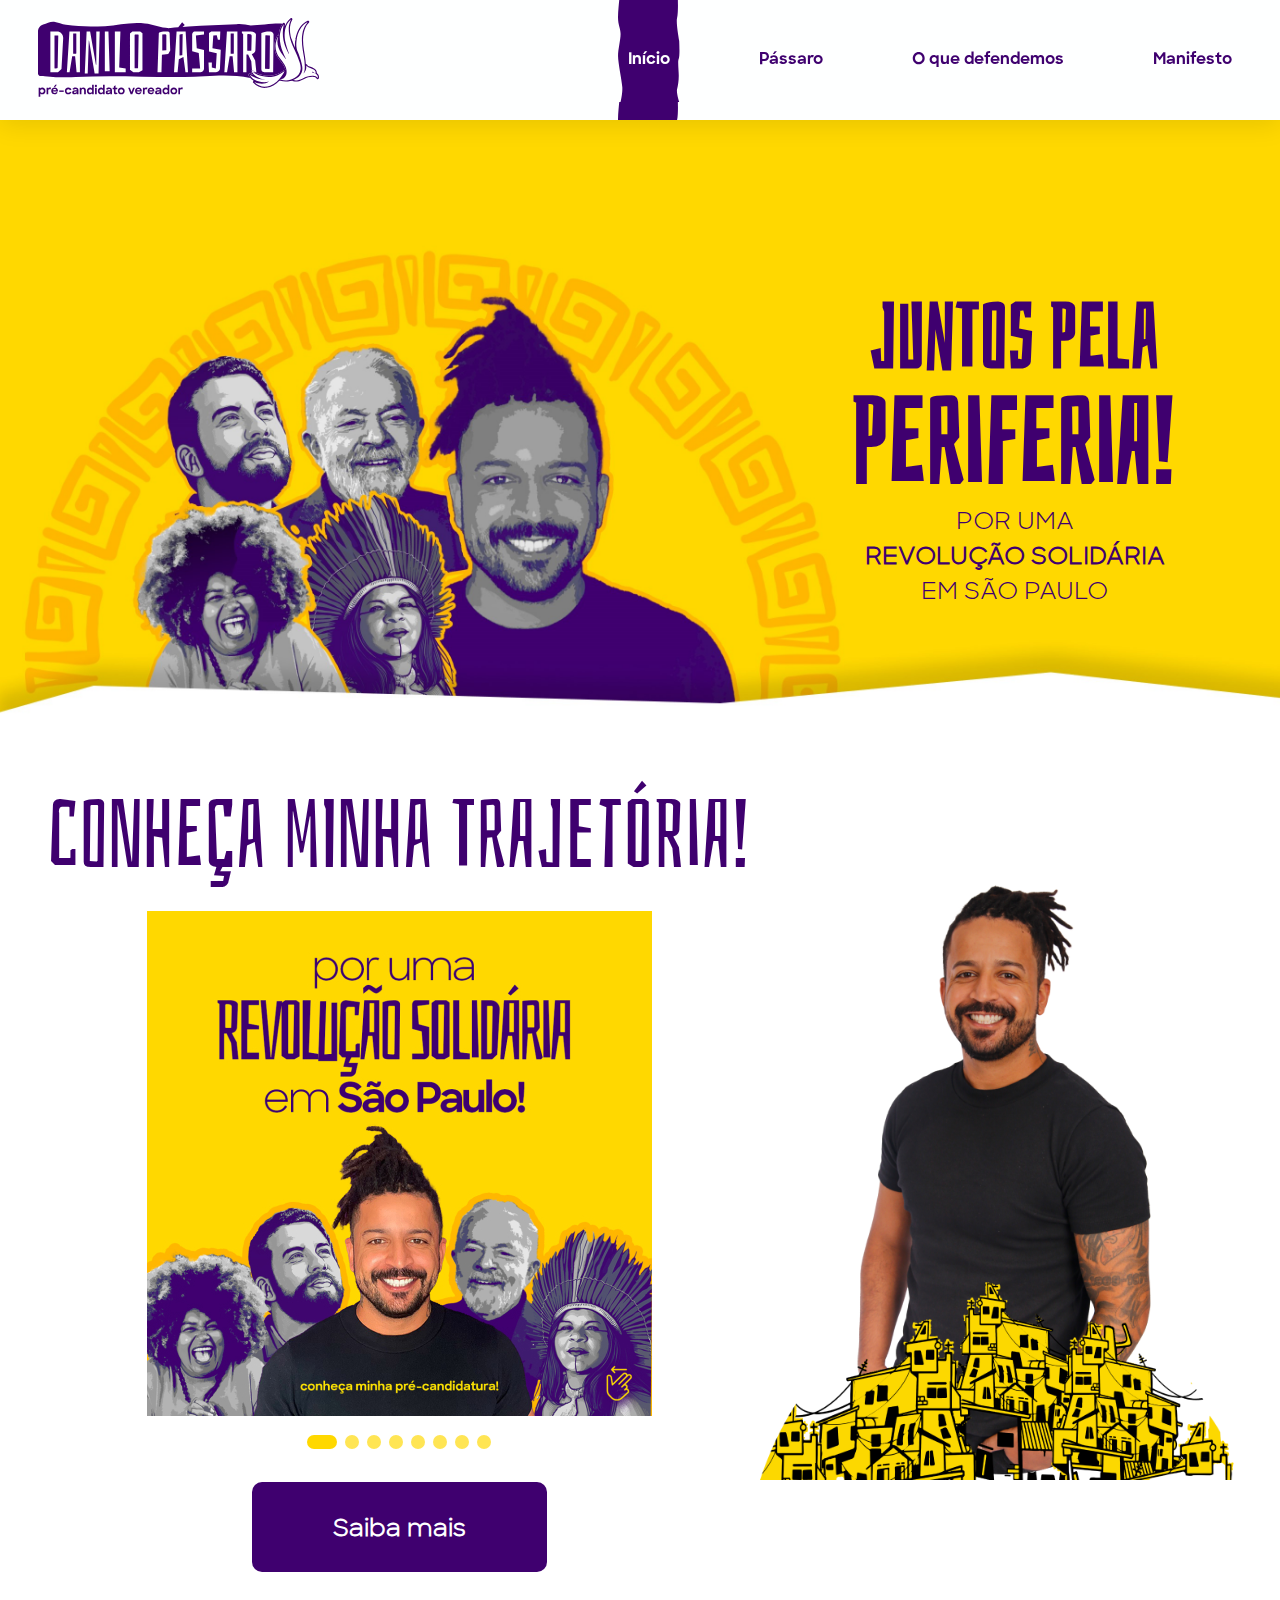
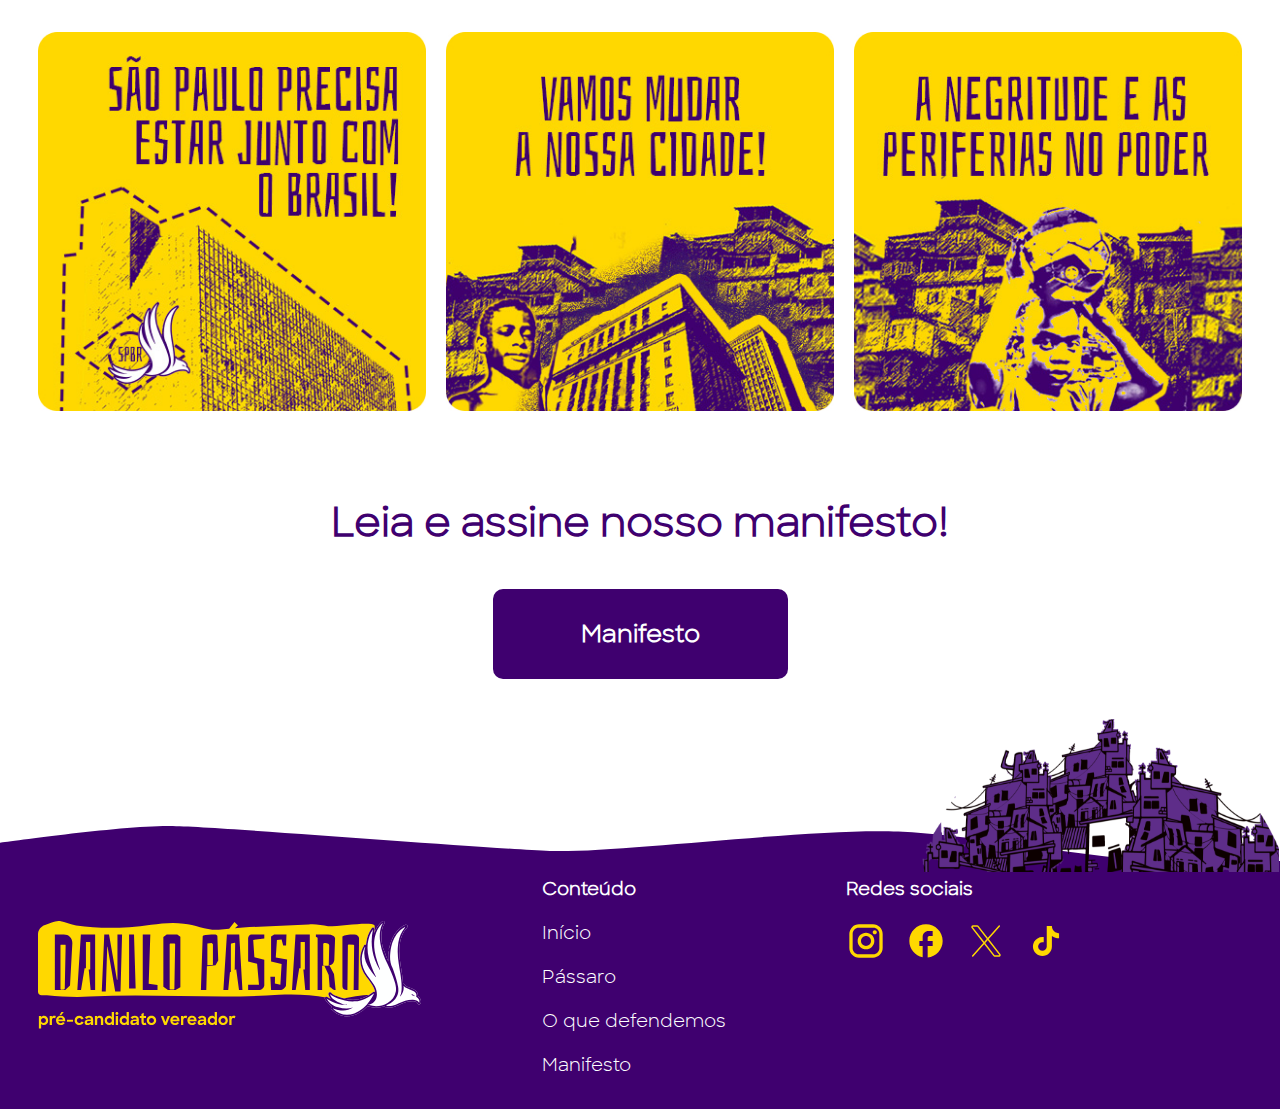
<file: index.html>
<!DOCTYPE html>
<html lang="pt-br">
<head>
    <meta charset="UTF-8">
    <meta name="viewport" content="width=device-width, initial-scale=1.0">
    <meta name="description" content="Pássaro, filho de nordestinos e cria da Brasilândia, São Paulo, é teólogo, historiador e ativista social. Fundador do Instituto Periferia Sem Fronteiras, luta por justiça social e direitos das periferias. Pré-candidato pelo PSOL, defende a democracia, o socialismo e uma política coletiva e solidária.">
    <link rel="stylesheet" href="https://cdn.jsdelivr.net/npm/swiper@11/swiper-bundle.min.css" />
    <link rel="stylesheet" href="css/style.css">
    <title>Danilo Pássaro - pré-candidato a vereador</title>
</head>
<body class="home">
    <header>
        <div class="logo"><a href="./"><img src="img/logo-passaro.svg" alt=""></a></div>
        <nav>
            <a class="menu-item active" href="./">Início</a>
            <a class="menu-item" href="passaro/">Pássaro</a>
            <a class="menu-item" href="o-que-defendemos">O que defendemos</a>
            <a class="menu-item" href="manifesto">Manifesto</a>
        </nav>
        <div class="hamburger-menu">
            <img src="img/fi-rr-menu-burger.png" alt="Menu">
        </div>
    </header>
    <main>
        <section class="hero" id="hero">
            <div class="content-hero">
                <div class="title-hero">
                    <h1>JUNTOS PELA</h1>
                    <h1 class="title-bigger">PERIFERIA!</h1> 
                </div>
                <h3 class="desc">POR UMA<br><strong>REVOLUÇÃO SOLIDÁRIA</strong><br>EM SÃO PAULO</h3>
            </div>
        </section>
        <section class="minha-trajetoria">
            <div class="content-one">
                <h2 class="desk-only">conheça minha trajetória!</h2>
                <div class="swiper mySwiper">
                    <div class="swiper-wrapper">
                        <div class="swiper-slide">
                            <img src="img/lancamento_cards_01.jpg" alt="Card Lançamento">
                        </div>
                        <div class="swiper-slide">
                            <img src="img/lancamento_cards_02.jpg" alt="Card Lançamento">
                        </div>
                        <div class="swiper-slide">
                            <img src="img/lancamento_cards_03.jpg" alt="Card Lançamento">
                        </div>
                        <div class="swiper-slide">
                            <img src="img/lancamento_cards_04.png" alt="Card Lançamento">
                        </div>
                        <div class="swiper-slide">
                            <img src="img/lancamento_cards_05.jpg" alt="Card Lançamento">
                        </div>
                        <div class="swiper-slide">
                            <img src="img/lancamento_cards_06.png" alt="Card Lançamento">
                        </div>
                        <div class="swiper-slide">
                            <img src="img/lancamento_cards_07.jpg" alt="Card Lançamento">
                        </div>
                        <div class="swiper-slide">
                            <img src="img/lancamento_cards_08.jpg" alt="Card Lançamento">
                        </div>
                    </div>
                    <div class="swiper-pagination"></div>
                </div>
                <a href="passaro/" class="btn" style="margin-top: 20px;">Saiba mais</a>
            </div>
            <div class="content-two">
                <img src="img/passaro-sec2.png" alt="Danilo Pássaro">
            </div>
            <h2 class="mobile-only">conheça minha trajetória!</h2>
        </section>
        <section class="cards">
            <div class="cards-container">
                <div class="card">
                    <a href="o-que-defendemos/#sp-junto-com-o-brasil"><img src="img/SP-COM-BRASIL-400x390.jpg" alt="São Paulo precisa estar junto com o Brasil"></a>
                </div>
                <div class="card">
                    <a href="o-que-defendemos/#vamos-mudar-a-nossa-cidade"><img src="img/vamosa-mudar-sp-400x390.jpg" alt="Vamos mudar a nossa cidade"></a>
                </div>
                <div class="card">
                    <a href="o-que-defendemos/#negritude-no-poder"><img src="img/negritude-400x390.jpg" alt="A negritude e as periferias no poder"></a>
                </div>
            </div>
        </section>
        <section class="leia-manifesto">
            <h3>Leia e assine nosso manifesto!</h3>
            <a href="manifesto/" class="btn">Manifesto</a>
            <div class="img-pre-footer">
            </div>
        </section>
    </main>
    <footer>
        <div class="content-footer">
            <div class="logo-footer">
                <a href="./"><img src="img/logo-footer.svg" alt="Danilo Pássaro"></a>
            </div>
            <div class="menu-footer">
                <h4>Conteúdo</h4>
                <a class="footer-item-menu" href="./">Início</a>
                <a class="footer-item-menu" href="passaro/">Pássaro</a>
                <a class="footer-item-menu" href="o-que-defendemos">O que defendemos</a>
                <a class="footer-item-menu" href="manifesto">Manifesto</a>
            </div>
            <div class="menu-footer redes">
                <h4>Redes sociais</h4>
                <div class="redes-sociais">
                    <a href="https://www.instagram.com/passarodanilo" target="_blank"><img src="img/mdi_instagram.svg" alt="Instagram"></a>
                    <a href="https://www.facebook.com/passarodanilo" target="_blank"><img src="img/ic_baseline-facebook.svg" alt="Facebook"></a>
                    <a href="https://x.com/passarodanilo" target="_blank"><img src="img/iconoir_x.svg" alt="X"></a>
                    <a href="https://www.tiktok.com/@passarodanilosp" target="_blank"><img src="img/ic_baseline-tiktok.svg" alt="TikTok"></a>
                </div>
            </div>
        </div>
    </footer>
    <script src="https://cdn.jsdelivr.net/npm/swiper@11/swiper-bundle.min.js"></script>
    <script>
        function initializeSwiper() {
            if (document.querySelector('.swiper')) {
                const swiper = new Swiper('.swiper', {
                    pagination: {
                        el: '.swiper-pagination',
                        clickable: true,
                        //dynamicBullets: true
                    },
                });
                console.log('Swiper inicializado:', swiper);
            } else {
                console.error('Elemento Swiper não encontrado.');
            }
        }

        document.addEventListener('DOMContentLoaded', initializeSwiper);
    </script>
    <script src="js/script.js"></script>
</body>
</html>
</file>
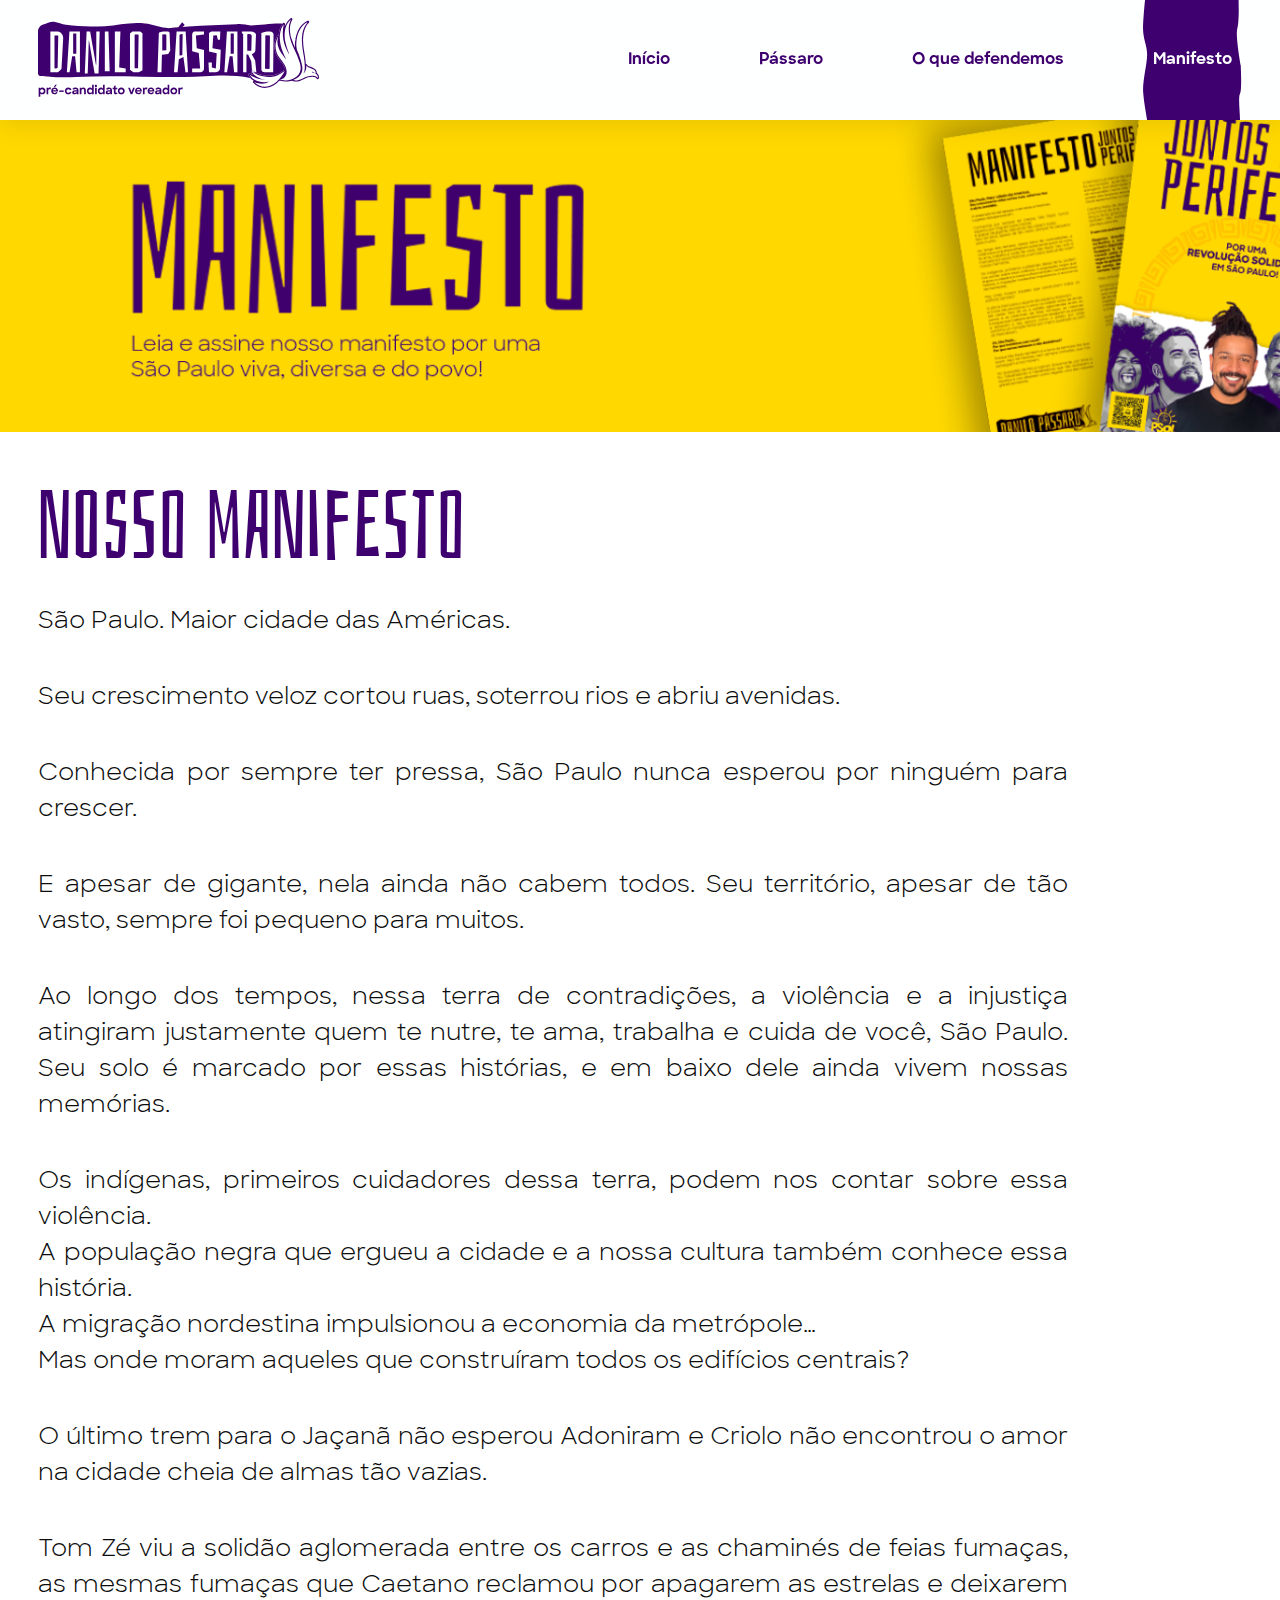
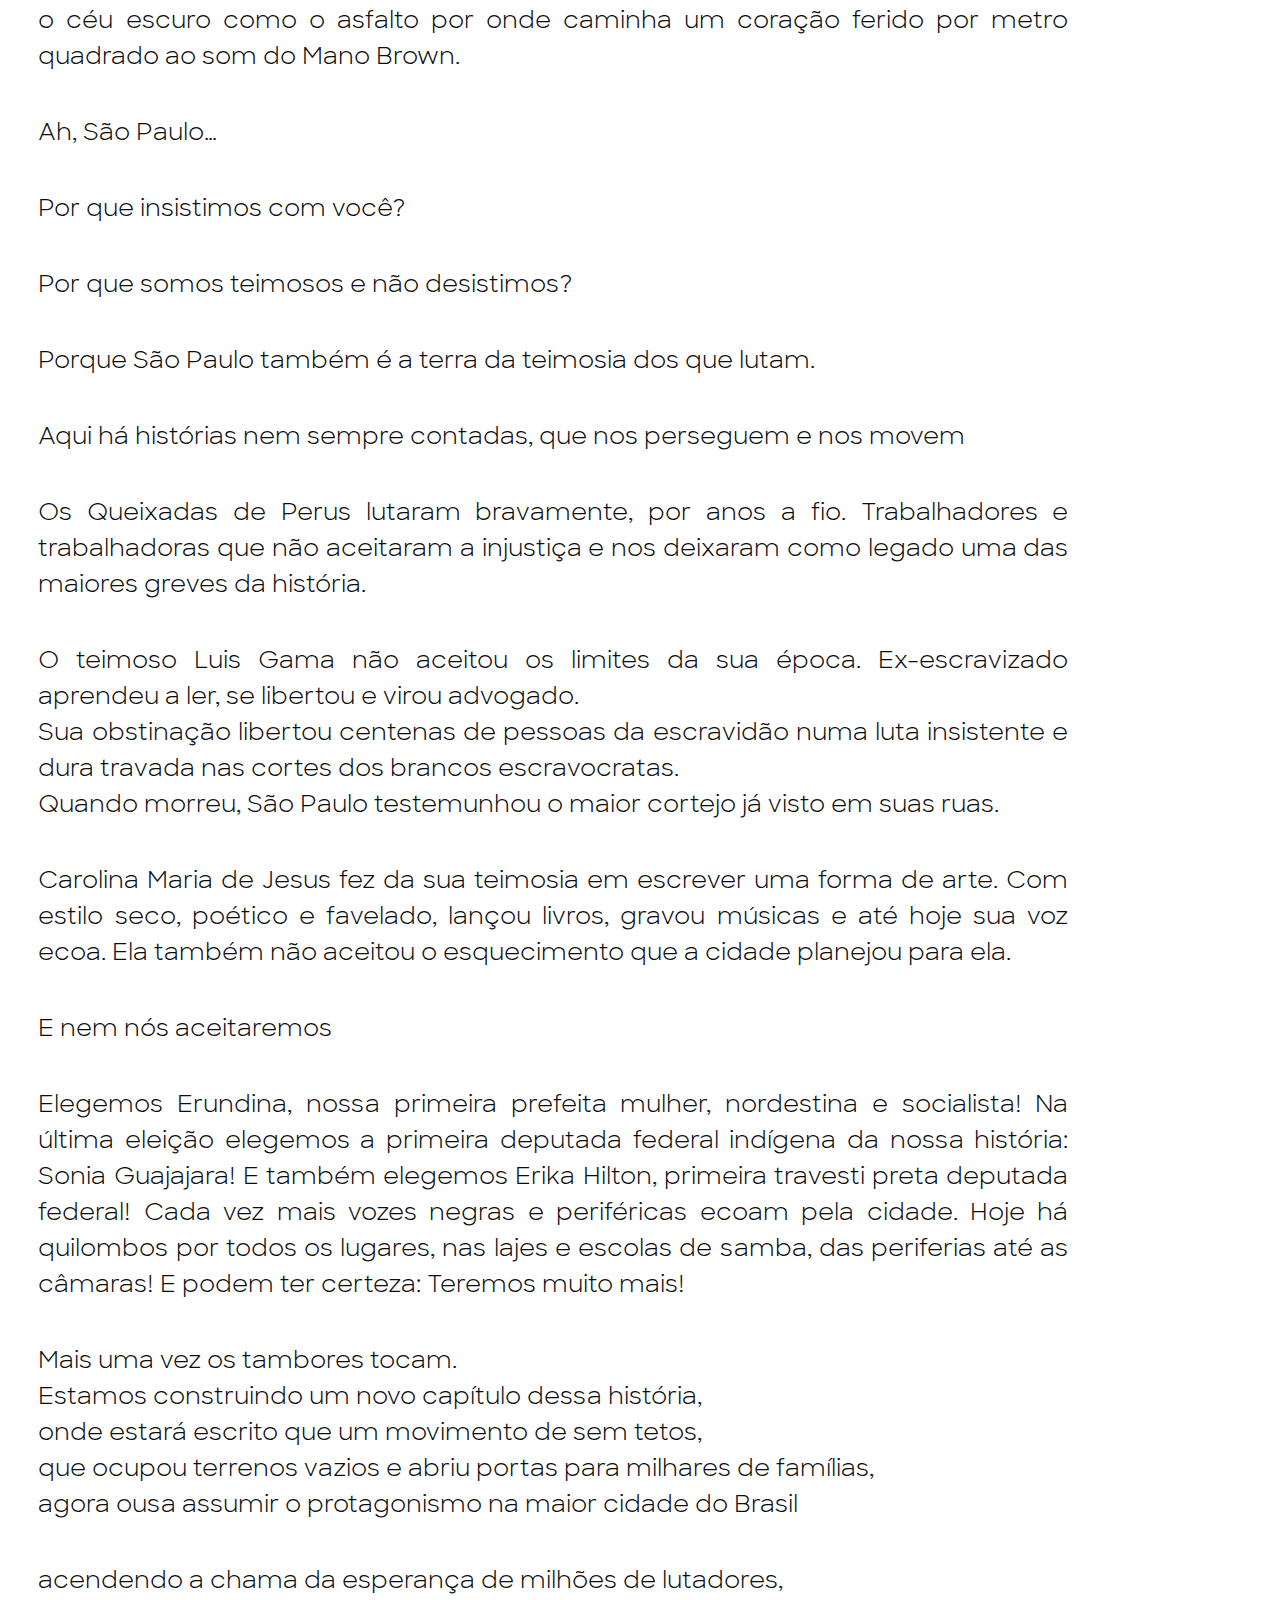
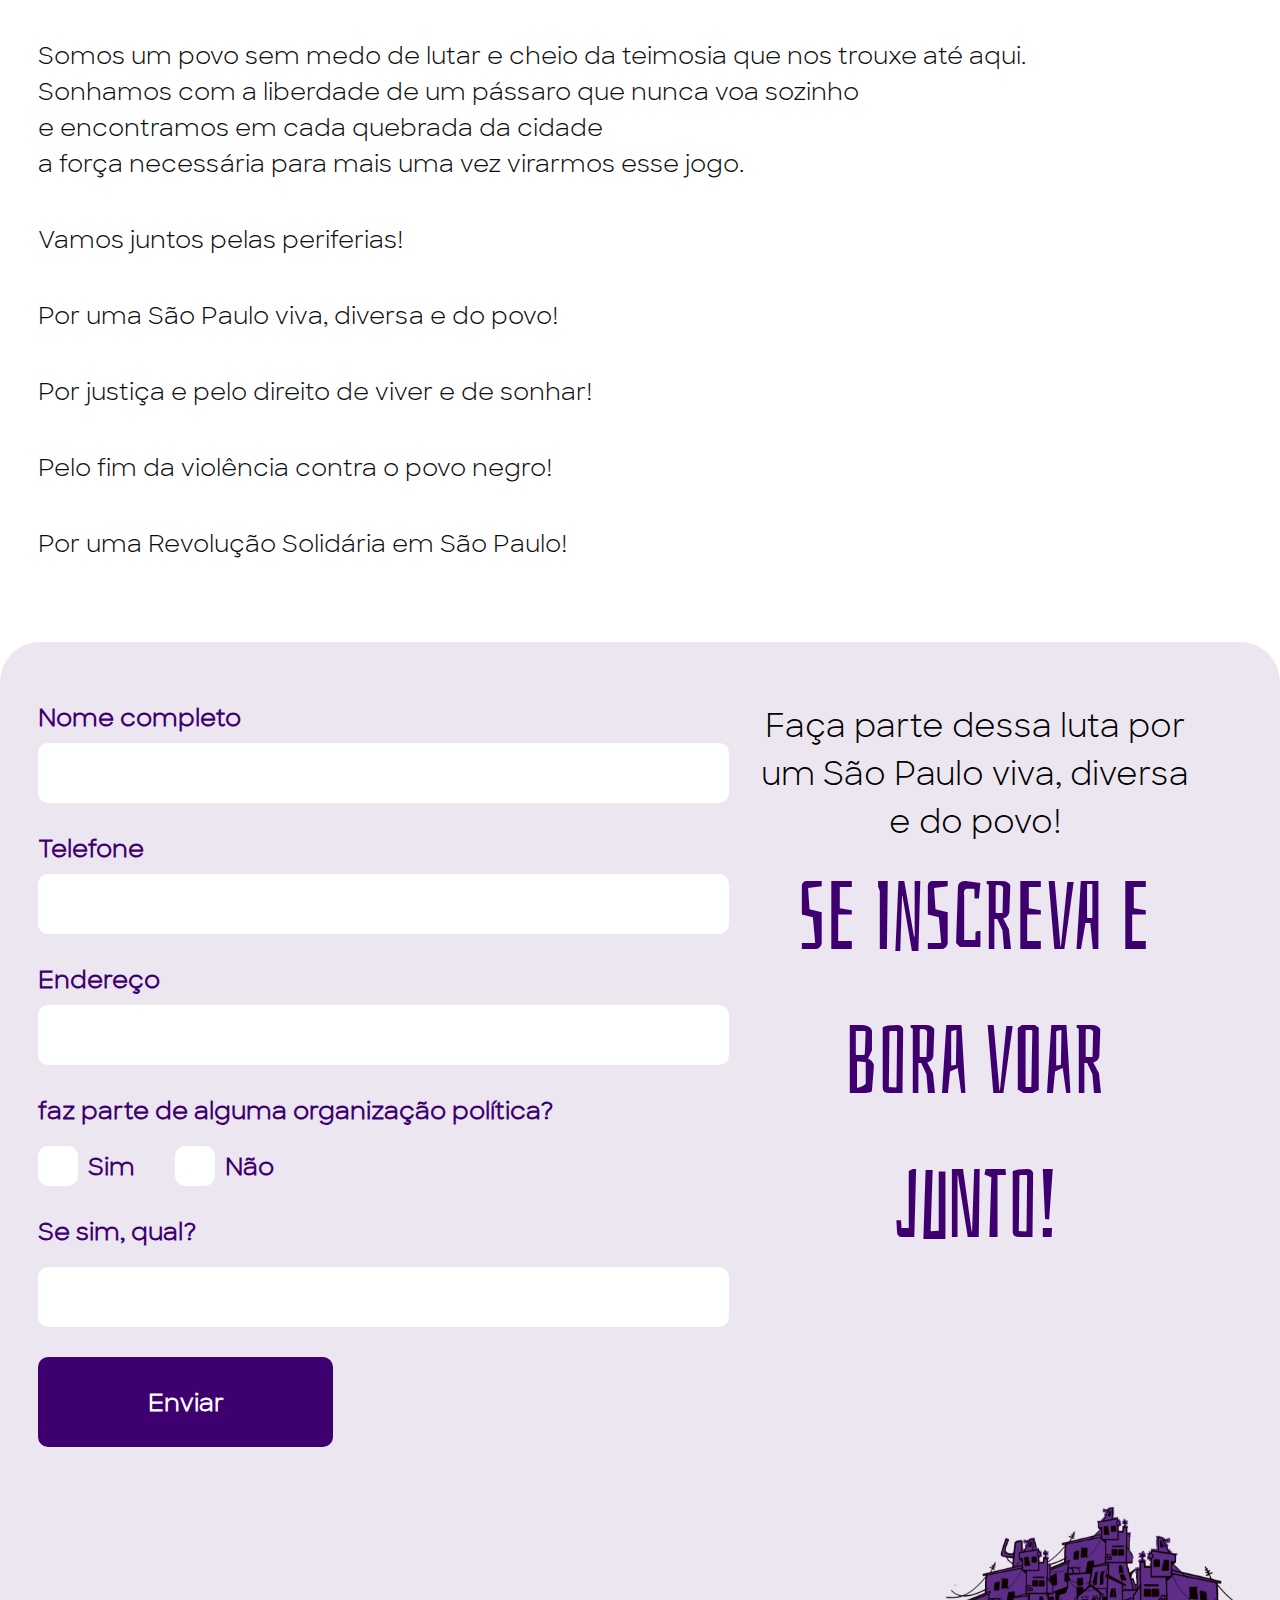
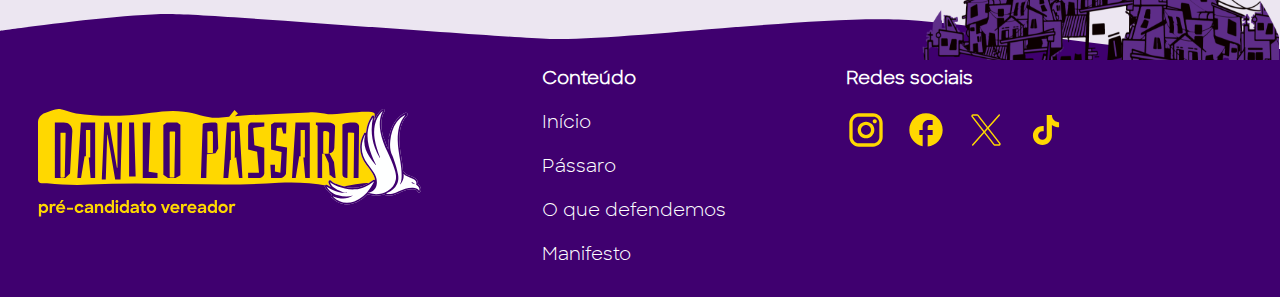
<file: manifesto/index.html>
<!DOCTYPE html>
<html lang="pt-br">
<head>
    <meta charset="UTF-8">
    <meta name="viewport" content="width=device-width, initial-scale=1.0">
    <meta name="description" content="Pássaro, filho de nordestinos e cria da Brasilândia, São Paulo, é teólogo, historiador e ativista social. Fundador do Instituto Periferia Sem Fronteiras, luta por justiça social e direitos das periferias. Pré-candidato pelo PSOL, defende a democracia, o socialismo e uma política coletiva e solidária.">
    <link rel="stylesheet" href="../css/style.css">
    <style>
        .passaro .menu-item.active {
            background-size: cover;
            background-repeat: no-repeat;
        }
    </style>
    <title>Danilo Pássaro - Manifesto</title>
</head>
<body class="passaro manifesto">
    <header>
        <div class="logo"><a href="../"><img src="../img/logo-passaro.svg" alt=""></a></div>
        <nav>
            <a class="menu-item" href="../">Início</a>
            <a class="menu-item" href="../passaro/">Pássaro</a>
            <a class="menu-item" href="../o-que-defendemos/">O que defendemos</a>
            <a class="menu-item active" href="../manifesto/">Manifesto</a>
        </nav>
        <div class="hamburger-menu">
            <img src="../img/fi-rr-menu-burger.png" alt="Menu">
        </div>
    </header>
    <main>
        <section class="hero-manifesto">
        </section>

        <section class="quem-passaro manifesto">
            <h2>NOSSO MANIFESTO</h2>
            <div class="content-passaro content-manifesto">
                <p>São Paulo. Maior cidade das Américas.</p>
                <p>Seu crescimento veloz cortou ruas, soterrou rios e abriu avenidas.</p>
                <p>Conhecida por sempre ter pressa, São Paulo nunca esperou por ninguém para crescer.</p>
                <p>E apesar de gigante, nela ainda não cabem todos. Seu território, apesar de tão vasto, sempre foi pequeno para muitos.</p>
                <p>Ao longo dos tempos, nessa terra de contradições, a violência e a injustiça atingiram justamente quem te nutre, te ama, trabalha e cuida de você, São Paulo. Seu solo é marcado por essas histórias, e em baixo dele ainda vivem nossas memórias.</p>
                <p>Os indígenas, primeiros cuidadores dessa terra, podem nos contar sobre essa violência.
                <br >A população negra que ergueu a cidade e a nossa cultura também conhece essa história.
                <br >A migração nordestina impulsionou a economia da metrópole…
                <br >Mas onde moram aqueles que construíram todos os edifícios centrais?</p>
                <p>O último trem para o Jaçanã não esperou Adoniram e Criolo não encontrou o amor na cidade cheia de almas tão vazias.</p>
                <p>Tom Zé viu a solidão aglomerada entre os carros e as chaminés de feias fumaças, as mesmas fumaças que Caetano reclamou por apagarem as estrelas e deixarem o céu escuro como o asfalto por onde caminha um coração ferido por metro quadrado ao som do Mano Brown.</p>
                <p>Ah, São Paulo…</p>
                <p>Por que insistimos com você?</p>
                <p>Por que somos teimosos e não desistimos?</p>
                <p>Porque São Paulo também é a terra da teimosia dos que lutam.</p>
                <p>Aqui há histórias nem sempre contadas, que nos perseguem e nos movem</p>
                <p>Os Queixadas de Perus lutaram bravamente, por anos a fio. Trabalhadores e trabalhadoras que não aceitaram a injustiça e nos deixaram como legado uma das maiores greves da história.</p>
                <p>O teimoso Luis Gama não aceitou os limites da sua época. Ex-escravizado aprendeu a ler, se libertou e virou advogado.
                <br>Sua obstinação libertou centenas de pessoas da escravidão numa luta insistente e dura travada nas cortes dos brancos escravocratas.
                <br>Quando morreu, São Paulo testemunhou o maior cortejo já visto em suas ruas.</p>
                <p>Carolina Maria de Jesus fez da sua teimosia em escrever uma forma de arte. Com estilo seco, poético e favelado, lançou livros, gravou músicas e até hoje sua voz ecoa. Ela também não aceitou o esquecimento que a cidade planejou para ela.</p>
                <p>E nem nós aceitaremos</p>
                <p>Elegemos Erundina, nossa primeira prefeita mulher, nordestina e socialista! Na última eleição elegemos a primeira deputada federal indígena da nossa história: Sonia Guajajara! E também elegemos Erika Hilton, primeira travesti preta deputada federal! Cada vez mais vozes negras e periféricas ecoam pela cidade. Hoje há quilombos por todos os lugares, nas lajes e escolas de samba, das periferias até as câmaras! E podem ter certeza: Teremos muito mais!</p>
                <p>Mais uma vez os tambores tocam.
                <br>Estamos construindo um novo capítulo dessa história,
                <br>onde estará escrito que um movimento de sem tetos,
                <br>que ocupou terrenos vazios e abriu portas para milhares de famílias,
                <br>agora ousa assumir o protagonismo na maior cidade do Brasil</p>
                <p>acendendo a chama da esperança de milhões de lutadores,</p>
                <p>Somos um povo sem medo de lutar e cheio da teimosia que nos trouxe até aqui.
                <br>Sonhamos com a liberdade de um pássaro que nunca voa sozinho
                <br>e encontramos em cada quebrada da cidade
                <br>a força necessária para mais uma vez virarmos esse jogo.</p>
                <p>Vamos juntos pelas periferias!</p>
                <p>Por uma São Paulo viva, diversa e do povo!</p>
                <p>Por justiça e pelo direito de viver e de sonhar!</p>
                <p>Pelo fim da violência contra o povo negro!</p>
                <p>Por uma Revolução Solidária em São Paulo!</p>
            </div>
        </section>

        <section class="formulario-cadastro">
            <div class="container-formulario">
                <div class="col-formulario">
                    <form action="#" method="post">
                        <div class="form-group">
                            <label for="nome-completo">Nome completo</label>
                            <input type="text" id="nome-completo" name="nome-completo" required>
                        </div>
                        <div class="form-group">
                            <label for="telefone">Telefone</label>
                            <input type="tel" id="telefone" name="telefone" required>
                        </div>
                        <div class="form-group">
                            <label for="endereco">Endereço</label>
                            <input type="text" id="endereco" name="endereco" required>
                        </div>
                        <div class="form-group">
                            <label>faz parte de alguma organização política?</label>
                            <div class="checkbox-group">
                                <label class="check-option" for="politica-sim">
                                    <input class="check" type="checkbox" id="politica-sim" name="politica" value="sim"> Sim
                                </label>
                                <label class="check-option" for="politica-nao">
                                    <input class="check" type="checkbox" id="politica-nao" name="politica" value="nao"> Não
                                </label>
                            </div>
                        </div>
                        <div class="form-group" id="organizacao-politica-group">
                            <label for="qual-organizacao">Se sim, qual?</label>
                            <input type="text" id="qual-organizacao" name="qual-organizacao">
                        </div>
                        <div class="form-group">
                            <button type="submit">Enviar</button>
                        </div>
                    </form>
                </div>
                <div class="col-se-inscreva">
                    <h5>Faça parte dessa luta por um São Paulo viva, diversa e do povo!</h5>
                    <h2>Se inscreva e bora voar junto!</h2>
                </div>
            </div>
        </section>

        <section class="leia-manifesto pag-manifesto">
            <div class="img-pre-footer">
            </div>
        </section>
    </main>
    <footer>
        <div class="content-footer">
            <div class="logo-footer">
                <a href="../"><img src="../img/logo-footer.svg" alt="Danilo Pássaro"></a>
            </div>
            <div class="menu-footer">
                <h4>Conteúdo</h4>
                <a class="footer-item-menu" href="../">Início</a>
                <a class="footer-item-menu" href="../passaro/">Pássaro</a>
                <a class="footer-item-menu" href="../o-que-defendemos">O que defendemos</a>
                <a class="footer-item-menu" href="../manifesto">Manifesto</a>
            </div>
            <div class="menu-footer redes">
                <h4>Redes sociais</h4>
                <div class="redes-sociais">
                    <a href="https://www.instagram.com/passarodanilo" target="_blank"><img src="../img/mdi_instagram.svg" alt="Instagram"></a>
                    <a href="https://www.facebook.com/passarodanilo" target="_blank"><img src="../img/ic_baseline-facebook.svg" alt="Facebook"></a>
                    <a href="https://x.com/passarodanilo" target="_blank"><img src="../img/iconoir_x.svg" alt="X"></a>
                    <a href="https://www.tiktok.com/@passarodanilosp" target="_blank"><img src="../img/ic_baseline-tiktok.svg" alt="TikTok"></a>
                </div>
            </div>
        </div>
    </footer>
    <script src="../js/script.js"></script>
</body>
</html>
</file>
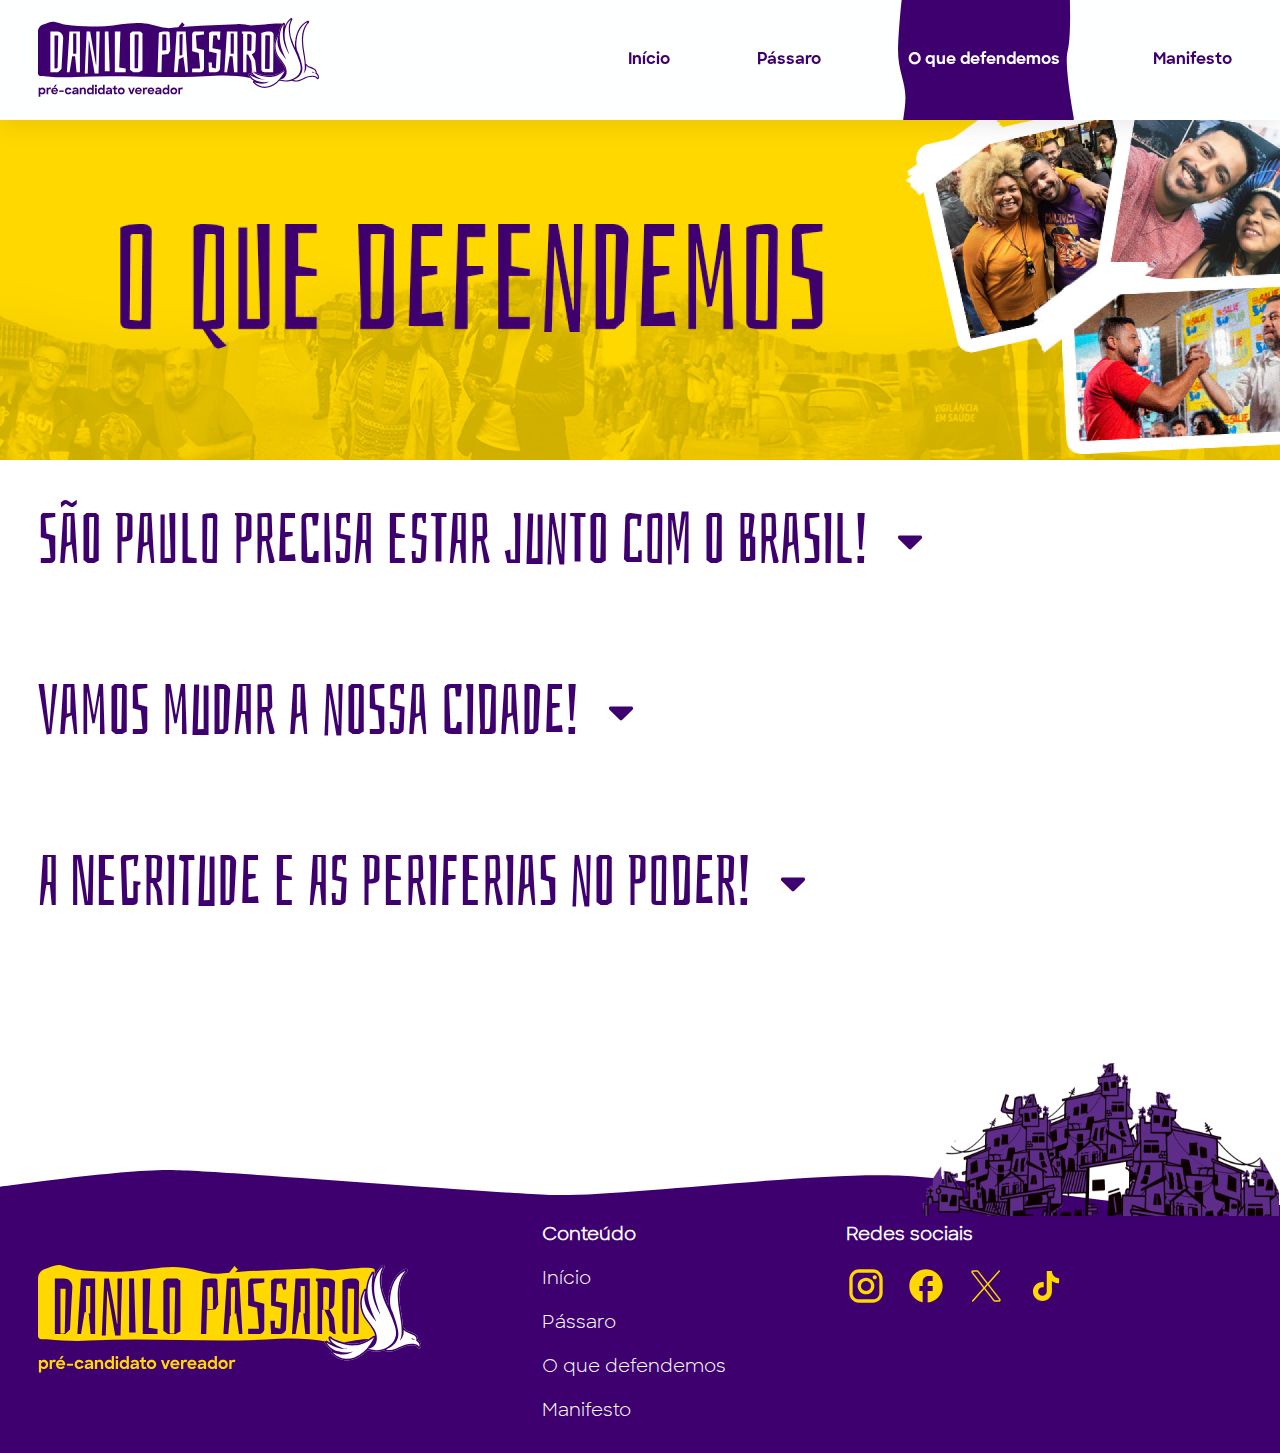
<file: o-que-defendemos/index.html>
<!DOCTYPE html>
<html lang="pt-br">
<head>
    <meta charset="UTF-8">
    <meta name="viewport" content="width=device-width, initial-scale=1.0">
    <meta name="description" content="Pássaro, filho de nordestinos e cria da Brasilândia, São Paulo, é teólogo, historiador e ativista social. Fundador do Instituto Periferia Sem Fronteiras, luta por justiça social e direitos das periferias. Pré-candidato pelo PSOL, defende a democracia, o socialismo e uma política coletiva e solidária.">
    <link rel="stylesheet" href="../css/style.css">
    <style>
        .o-que-defendemos .menu-item.active {
            background-size: cover;
            background-repeat: no-repeat;
            padding-right: 16px;
        }
    </style>
    <title>Danilo Pássaro - O que defendemos</title>
</head>
<body class="o-que-defendemos">
    <header>
        <div class="logo"><a href="../"><img src="../img/logo-passaro.svg" alt=""></a></div>
        <nav>
            <a class="menu-item" href="../">Início</a>
            <a class="menu-item" href="../passaro/">Pássaro</a>
            <a class="menu-item active" href="../o-que-defendemos/">O que defendemos</a>
            <a class="menu-item" href="../manifesto/">Manifesto</a>
        </nav>
        <div class="hamburger-menu">
            <img src="../img/fi-rr-menu-burger.png" alt="Menu">
        </div>
    </header>
    <main>
        <section class="hero-defendemos">
        </section>

        <section class="quem-passaro sec-defendemos">
            <div class="content-passaro cont-accordion" id="sp-junto-com-o-brasil">
                <h2 class="header-accordion">São Paulo precisa estar junto com o Brasil! <img src="../img/fi-rr-caret-down.svg" alt="seta" class="arrow-icon"></h2>
                <div class="content-accordion">
                    <p>A eleição de Lula trouxe esperança para o Brasil. Apesar das ameaças à democracia e tentativas de golpe, temos um governo comprometido com as políticas sociais que tanto precisamos para um desenvolvimento sustentável e justo.<br >
                    O país está retomando a construção de escolas técnicas e o apoio com bolsas à juventude mais carente do ensino médio público.</p>
                    <p>Também voltamos a investir em ciência e no ensino superior depois de um governo negacionista.</p>
                    <p>A valorização do salário mínimo acima da inflação, o aumento do emprego formal e a retomada de obras paralisadas são uma grande fonte de esperança para o futuro.</p>
                    <p>Lutamos para o país voltar a ter políticas de respeito aos Direitos Humanos. O governo federal está comprometido com os povos indígenas, com o combate ao racismo e adota políticas públicas que enfrentam o machismo e a desigualdade de gênero.</p>
                    <p>Retomamos nossa voz e nosso papel na agenda climática global. Estamos revertendo o desmonte dos órgãos de proteção do meio ambiente.</p>
                    <p>A prefeitura precisa estar em sintonia com essas mudanças.</p>
                    <p>O desafio de garantir todos esses direitos terá mais força se a capital mais rica da federação tiver esse compromisso. Por seu tamanho, nossa cidade também é um lugar de referência para boas práticas se espalharem pelo Brasil.</p>
                    <p><span class="destaque">Com Lula lá e Boulos aqui. São Paulo vai mudar!</span></p>
                </div>
            </div>
            <div class="content-passaro cont-accordion" id="vamos-mudar-a-nossa-cidade">
                <h2 class="header-accordion">Vamos mudar a nossa cidade! <img src="../img/fi-rr-caret-down.svg" alt="seta" class="arrow-icon"></h2>
                <div class="content-accordion">
                    <p><span class="destaque">Ninguém aguenta mais o governo de Ricardo Nunes.</span></p>
                    <p>As denúncias de corrupção se tornaram a marca da prefeitura. O aumento da violência, da miséria e de pessoas que vivem em situação de rua mostram o estado de abandono da cidade.</p>
                    <p>Enquanto isso, o prefeito da maior cidade do país se aliou a Bolsonaro e quer fazer da prefeitura um comitê de golpistas. São Paulo não pode mais ficar de costas para o Brasil.</p>
                    <p>Estamos vivendo enchentes e transtornos com o aumento de eventos climáticos extremos, e a prefeitura não tem uma política para enfrentar essas mudanças. Os bairros sofrem com frequentes apagões de energia, resultado de um modelo de privatização excludente e que a atual gestão defende também para o sistema das águas.</p>
                    <p>Exigimos transparência e participação popular. Precisamos de uma prefeitura com o compromisso de combater as desigualdades sociais, o racismo ambiental e todas as formas de preconceito.</p>
                    <p>São Paulo voltará a ser aliada do Brasil.<br >Junto com o presidente Lula, Guilherme Boulos e Marta Suplicy, vamos reconstruir a capital.<br >Uma cidade mais justa, humana e com respeito às periferias e à diversidade.</p>
                </div>
            </div>
            <div class="content-passaro cont-accordion" id="negritude-no-poder">
                <h2 class="header-accordion">A Negritude e as Periferias no Poder! <img src="../img/fi-rr-caret-down.svg" alt="seta" class="arrow-icon"></h2>
                <div class="content-accordion">
                    <p><span class="destaque">O poder precisa mudar de cor.</span></p>
                    <p>A periferia pode e deve ocupar os espaços de representação política. Queremos mais mulheres, mais diversidade e pessoas que conheçam a realidade dos territórios que foram excluídos da divisão de serviços públicos, de direitos sociais e da riqueza da cidade.</p>
                    <p>Danilo Pássaro é um ativista periférico que nasceu e cresceu na brasilândia, um distrito da zona norte e símbolo das desigualdades. O bairro ficou entre os 3 que mais sofrem com a falta de oportunidades no Mapa da Desigualdade 2023.São cerca de 300 mil pessoas que andam horas por dia para ir ao trabalho. Não podia ser diferente: nessa região, para cada 20 pessoas há a oferta de menos de 1 emprego formal.</p>
                    <p>Não há nenhum teatro, cinema ou centro cultural, público ou privado. Faltam ações para grupos culturais e artísticos que trabalham para produzir e difundir arte e espaços de lazer.</p>
                    <p>Essa é a realidade de diversos territórios periféricos. São os que mais sofrem com eventos climáticos, pois falta infraestrutura adequada e sobram áreas de risco. São milhares de famílias em situação de perigo permanente. São cerca de 200 mil moradias localizadas em áreas de risco na cidade.</p>
                    <p>	Nossas periferias precisam de planos locais de desenvolvimento, metas de criação de empregos e oportunidade para geração de renda.
                    Não há uma política cultural para os territórios periféricos. Precisamos de novos espaços e também de apoio às iniciativas existentes;
                    Ações de desenvolvimento urbano que escutem a população e contribuam com a infraestrutura dos bairros são necessárias para termos mais segurança e uma política de proteção ao meio ambiente.
                    Reconhecemos nas periferias o potencial que São Paulo tem de crescer de forma humanizada - valorizando sua diversidade, sua criatividade e sua juventude, e reafirmamos que juntos, com Pássaro e Boulos, vamos dar voz às periferias de São Paulo</p>
                </div>
            </div>
        </section>

        <section class="leia-manifesto">
            <div class="img-pre-footer">
            </div>
        </section>
    </main>
    <footer>
        <div class="content-footer">
            <div class="logo-footer">
                <a href="../"><img src="../img/logo-footer.svg" alt="Danilo Pássaro"></a>
            </div>
            <div class="menu-footer">
                <h4>Conteúdo</h4>
                <a class="footer-item-menu" href="../">Início</a>
                <a class="footer-item-menu" href="../passaro/">Pássaro</a>
                <a class="footer-item-menu" href="../o-que-defendemos">O que defendemos</a>
                <a class="footer-item-menu" href="../manifesto">Manifesto</a>
            </div>
            <div class="menu-footer redes">
                <h4>Redes sociais</h4>
                <div class="redes-sociais">
                    <a href="https://www.instagram.com/passarodanilo" target="_blank"><img src="../img/mdi_instagram.svg" alt="Instagram"></a>
                    <a href="https://www.facebook.com/passarodanilo" target="_blank"><img src="../img/ic_baseline-facebook.svg" alt="Facebook"></a>
                    <a href="https://x.com/passarodanilo" target="_blank"><img src="../img/iconoir_x.svg" alt="X"></a>
                    <a href="https://www.tiktok.com/@passarodanilosp" target="_blank"><img src="../img/ic_baseline-tiktok.svg" alt="TikTok"></a>
                </div>
            </div>
        </div>
    </footer>
    <script src="../js/script.js"></script>
</body>
</html>
</file>
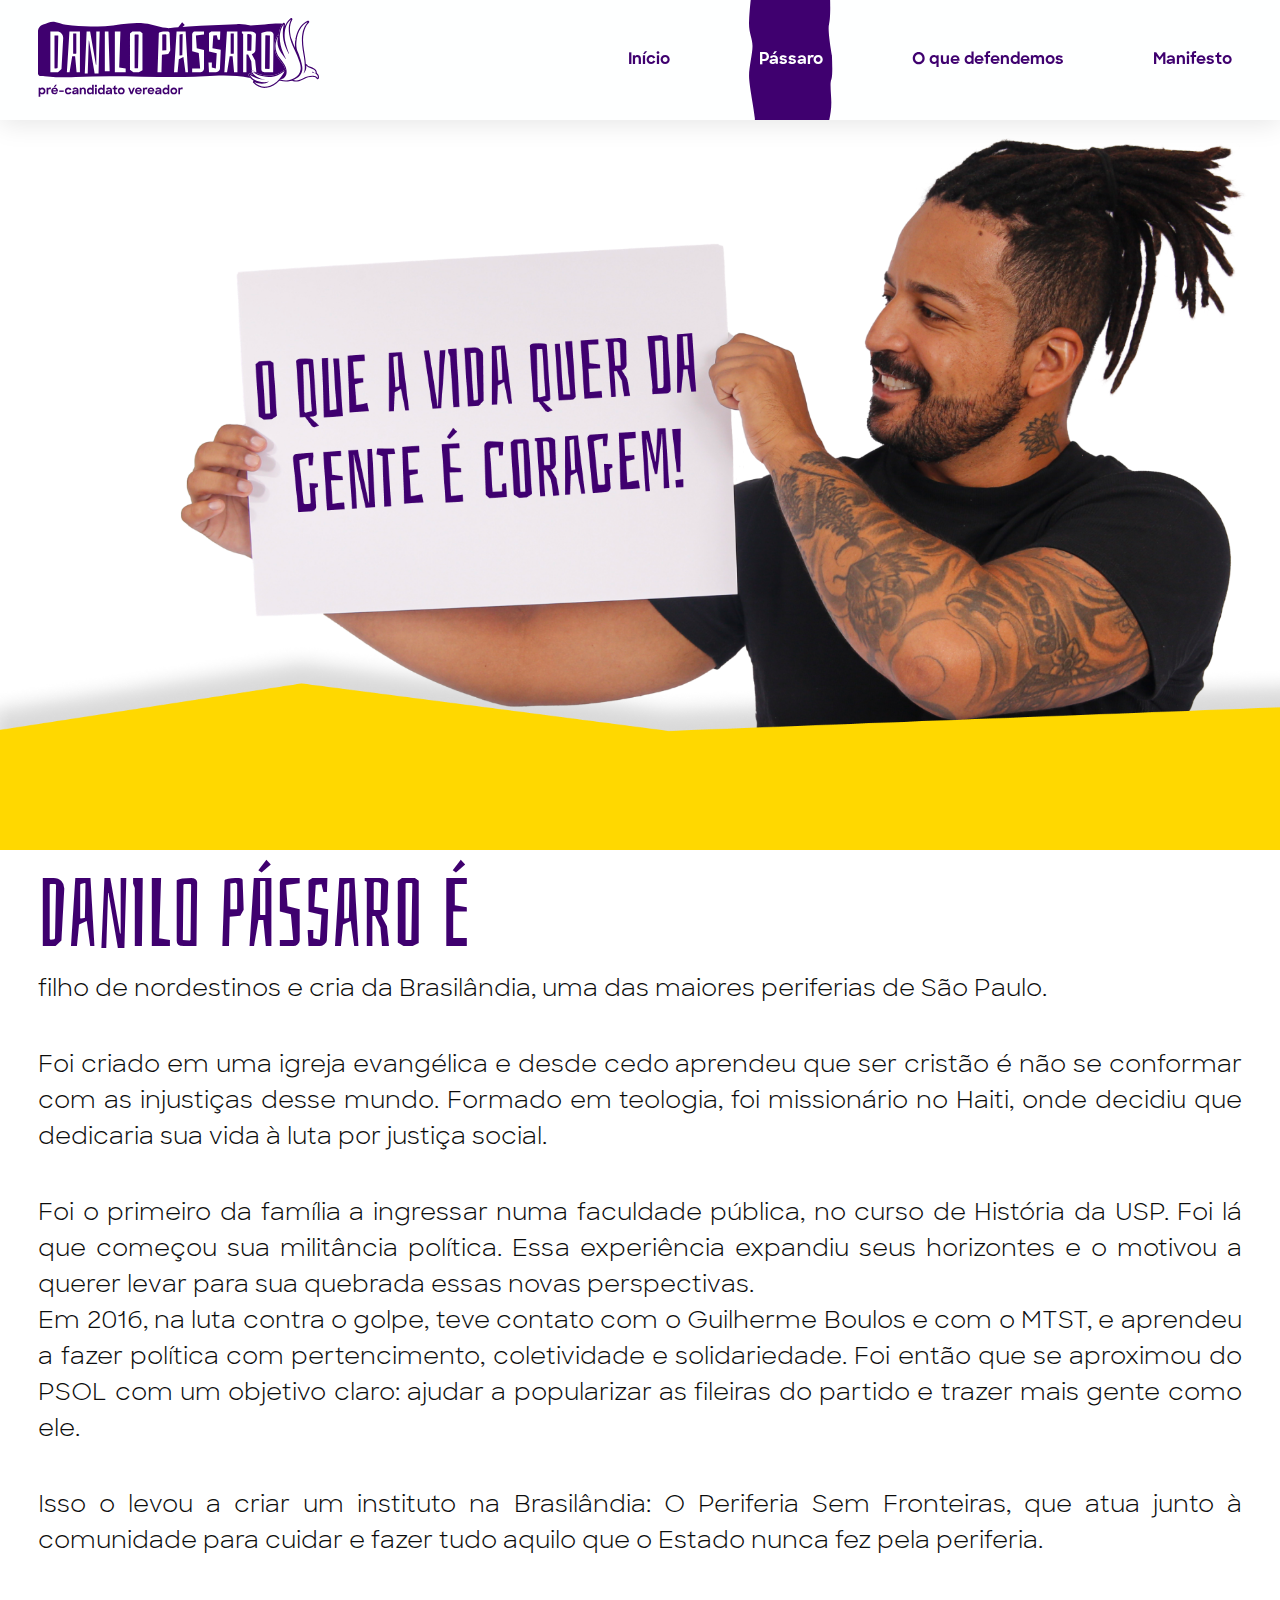
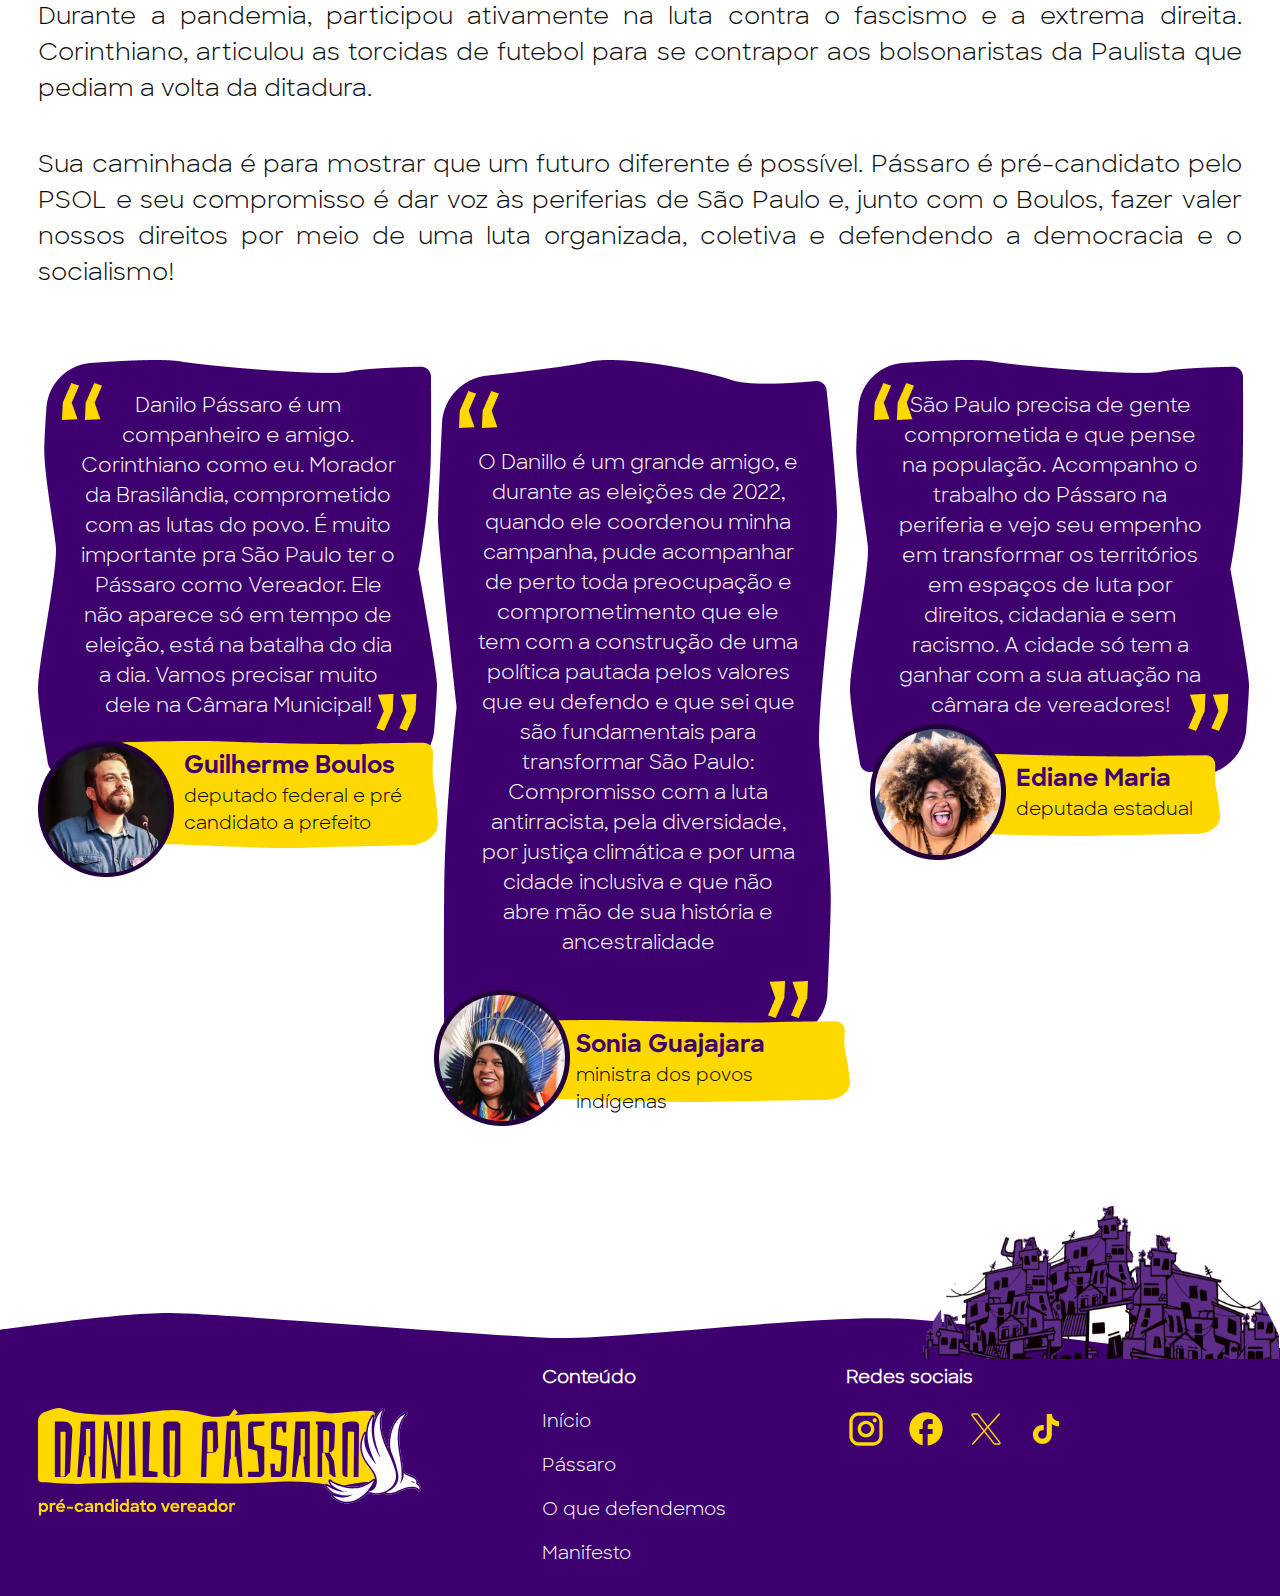
<file: passaro/index.html>
<!DOCTYPE html>
<html lang="pt-br">
<head>
    <meta charset="UTF-8">
    <meta name="viewport" content="width=device-width, initial-scale=1.0">
    <meta name="description" content="Pássaro, filho de nordestinos e cria da Brasilândia, São Paulo, é teólogo, historiador e ativista social. Fundador do Instituto Periferia Sem Fronteiras, luta por justiça social e direitos das periferias. Pré-candidato pelo PSOL, defende a democracia, o socialismo e uma política coletiva e solidária.">
    <link rel="stylesheet" href="../css/style.css">
    <style>
        .passaro .menu-item.active {
            background-size: cover;
            background-repeat: no-repeat;
        }
    </style>
    <title>Danilo Pássaro - pré-candidato a vereador</title>
</head>
<body class="passaro">
    <header>
        <div class="logo"><a href="../"><img src="../img/logo-passaro.svg" alt=""></a></div>
        <nav>
            <a class="menu-item" href="../">Início</a>
            <a class="menu-item active" href="../passaro/">Pássaro</a>
            <a class="menu-item" href="../o-que-defendemos/">O que defendemos</a>
            <a class="menu-item" href="../manifesto/">Manifesto</a>
        </nav>
        <div class="hamburger-menu">
            <img src="../img/fi-rr-menu-burger.png" alt="Menu">
        </div>
    </header>
    <main>
        <section class="hero-passaro">
        </section>

        <section class="quem-passaro">
            <h2>Danilo Pássaro É</h2>
            <div class="content-passaro">
                <p>filho de nordestinos e cria da Brasilândia, uma das maiores periferias de São Paulo.</p>
                <p>Foi criado em uma igreja evangélica e desde cedo aprendeu que ser cristão é não se conformar com as injustiças desse mundo. Formado em teologia, foi missionário no Haiti, onde decidiu que dedicaria sua vida à luta por justiça social.</p>
                <p>Foi o primeiro da família a ingressar numa faculdade pública, no curso de História da USP. Foi lá que começou sua militância política. Essa experiência expandiu seus horizontes e o motivou a querer levar para sua quebrada essas novas perspectivas.<br >Em 2016, na luta contra o golpe, teve contato com o Guilherme Boulos e com o MTST, e aprendeu a fazer política com pertencimento, coletividade e solidariedade. Foi então que se aproximou do PSOL com um objetivo claro: ajudar a popularizar as fileiras do partido e trazer mais gente como ele.</p>
                <p>Isso o levou a criar um instituto na Brasilândia: O Periferia Sem Fronteiras, que atua junto à comunidade para cuidar e fazer tudo aquilo que o Estado nunca fez pela periferia.</p>
                <p>Durante a pandemia, participou ativamente na luta contra o fascismo e a extrema direita. Corinthiano, articulou as torcidas de futebol para se contrapor aos bolsonaristas da Paulista que pediam a volta da ditadura.</p>
                <p>Sua caminhada é para mostrar que um futuro diferente é possível. Pássaro é pré-candidato pelo PSOL e seu compromisso é dar voz às periferias de São Paulo e, junto com o Boulos, fazer valer nossos direitos por meio de uma luta organizada, coletiva e defendendo a democracia e o socialismo!</p>
            </div>
        </section>

        <section class="depoimentos">
            <div class="cards-depoimentos">
                <div class="card-dep">
                    <div class="depoimento">
                        <p>Danilo Pássaro é um companheiro e amigo. Corinthiano como eu. Morador da Brasilândia, comprometido com as lutas do povo. É muito importante pra São Paulo ter o Pássaro como Vereador. Ele não aparece só em tempo de eleição, está na batalha do dia a dia. Vamos precisar muito dele na Câmara Municipal!</p>
                    </div>
                    <div class="legenda">
                        <img src="../img/gui-boulos.png" alt="Guilherme Boulos">
                        <div class="content-legenda">
                            <h4>Guilherme Boulos</h4>
                            <p>deputado federal e pré candidato a prefeito</p>
                        </div>
                    </div>
                </div>
                <div class="card-dep">
                    <div class="depoimento guajajara">
                        <p>O Danillo é um grande amigo, e durante as eleições de 2022, quando ele coordenou minha campanha, pude acompanhar de perto toda preocupação e comprometimento que ele tem com a construção de uma política pautada pelos valores que eu defendo e que sei que são fundamentais para transformar São Paulo: Compromisso com a luta antirracista, pela diversidade, por justiça climática e por uma cidade inclusiva e que não abre mão de sua história e ancestralidade</p>
                    </div>
                    <div class="legenda leg-guajajara">
                        <img src="../img/sonia-guajajara.png" alt="Sonia Guajajara">
                        <div class="content-legenda">
                            <h4>Sonia Guajajara</h4>
                            <p>ministra dos povos indígenas</p>
                        </div>
                    </div>
                </div>
                <div class="card-dep">
                    <div class="depoimento ediane">
                        <p>São Paulo precisa de gente comprometida e que pense na população. Acompanho o trabalho do Pássaro na periferia e vejo seu empenho em transformar os territórios em espaços de luta por direitos, cidadania e sem racismo. A cidade só tem a ganhar com a sua atuação na câmara de vereadores!</p>
                    </div>
                    <div class="legenda leg-ediane">
                        <img src="../img/ediane-maria.png" alt="Ediane Maria">
                        <div class="content-legenda">
                            <h4>Ediane Maria</h4>
                            <p>deputada estadual</p>
                        </div>
                    </div>
                </div>
            </div>
        </section>

        <section class="leia-manifesto">
            <div class="img-pre-footer">
            </div>
        </section>
    </main>
    <footer>
        <div class="content-footer">
            <div class="logo-footer">
                <a href="../"><img src="../img/logo-footer.svg" alt="Danilo Pássaro"></a>
            </div>
            <div class="menu-footer">
                <h4>Conteúdo</h4>
                <a class="footer-item-menu" href="../">Início</a>
                <a class="footer-item-menu" href="../passaro/">Pássaro</a>
                <a class="footer-item-menu" href="../o-que-defendemos">O que defendemos</a>
                <a class="footer-item-menu" href="../manifesto">Manifesto</a>
            </div>
            <div class="menu-footer redes">
                <h4>Redes sociais</h4>
                <div class="redes-sociais">
                    <a href="https://www.instagram.com/passarodanilo" target="_blank"><img src="../img/mdi_instagram.svg" alt="Instagram"></a>
                    <a href="https://www.facebook.com/passarodanilo" target="_blank"><img src="../img/ic_baseline-facebook.svg" alt="Facebook"></a>
                    <a href="https://x.com/passarodanilo" target="_blank"><img src="../img/iconoir_x.svg" alt="X"></a>
                    <a href="https://www.tiktok.com/@passarodanilosp" target="_blank"><img src="../img/ic_baseline-tiktok.svg" alt="TikTok"></a>
                </div>
            </div>
        </div>
    </footer>
    <script src="../js/script.js"></script>
</body>
</html>
</file>
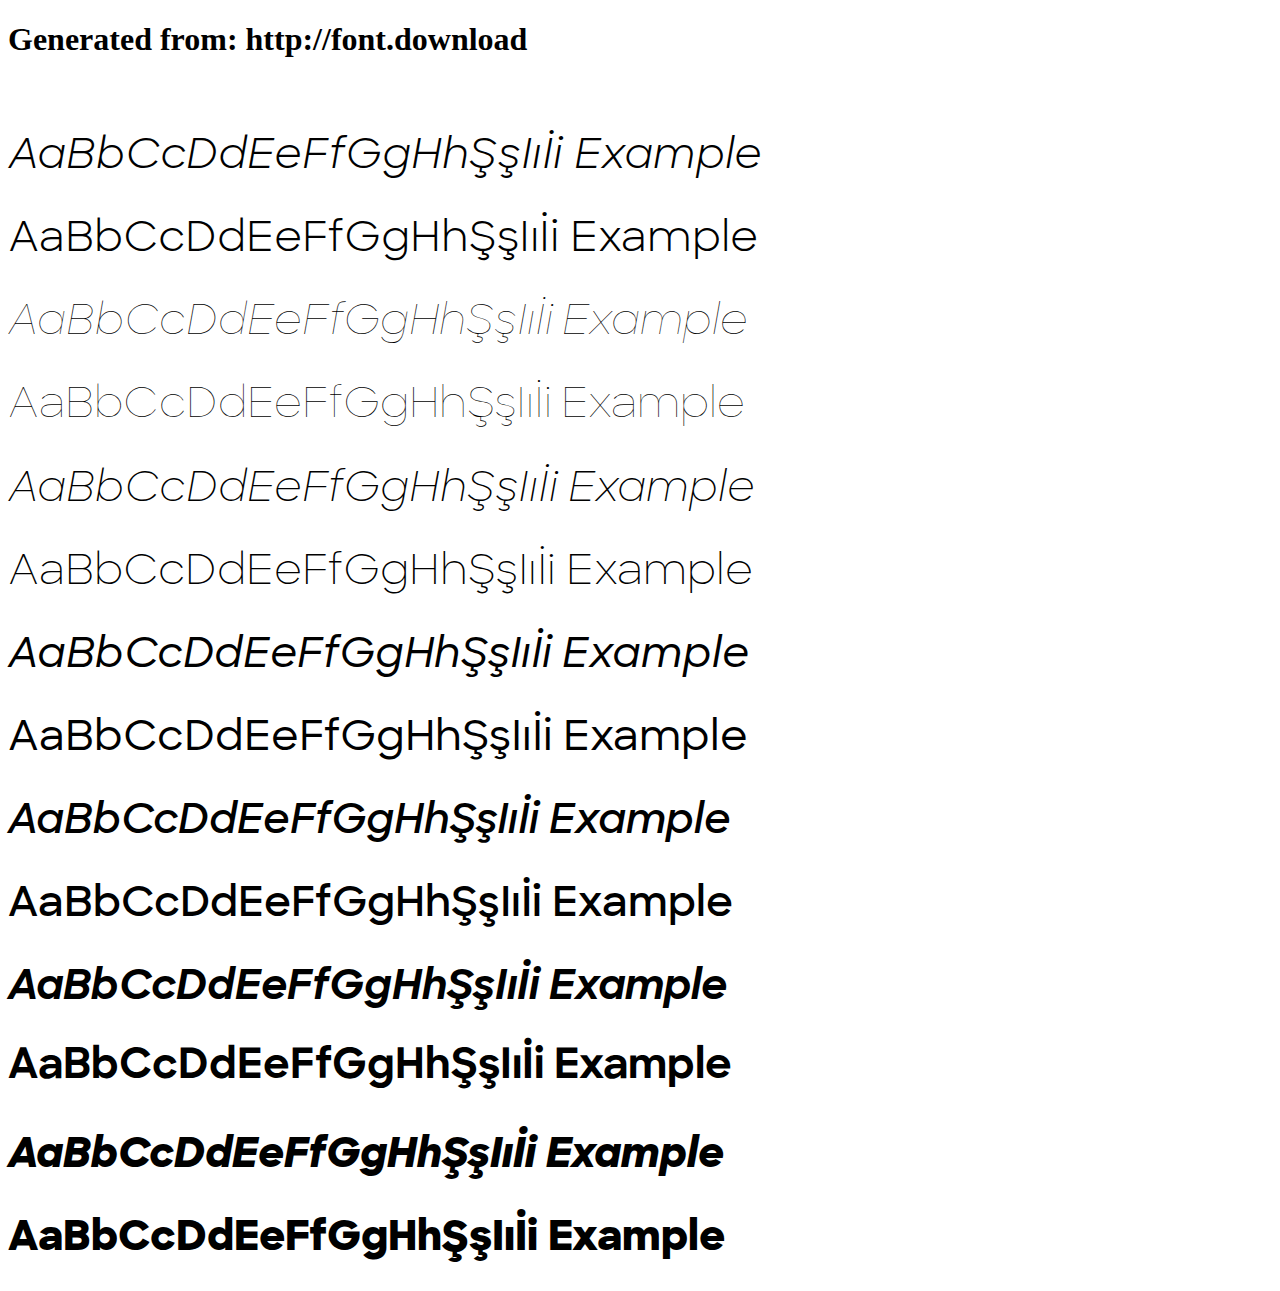
<file: fonts/sharp-sans-webfont/example.html>
<!DOCTYPE html>
<html xmlns="http://www.w3.org/1999/xhtml">
<head>
    <meta http-equiv="Content-Type" content="text/html; charset=utf-8"/>
    <link rel="stylesheet" type="text/css"
          href="style.css"/>
</head>

<body>

<h1>Generated from: http://font.download</h1><br/>
<h1 style="font-family:'Sharp Sans Italic';font-weight:normal;font-size:42px">AaBbCcDdEeFfGgHhŞşIıİi Example</h1>
<h1 style="font-family:'Sharp Sans Book';font-weight:normal;font-size:42px">AaBbCcDdEeFfGgHhŞşIıİi Example</h1>
<h1 style="font-family:'Sharp Sans Thin Italic';font-weight:normal;font-size:42px">AaBbCcDdEeFfGgHhŞşIıİi Example</h1>
<h1 style="font-family:'Sharp Sans Thin';font-weight:normal;font-size:42px">AaBbCcDdEeFfGgHhŞşIıİi Example</h1>
<h1 style="font-family:'Sharp Sans Light Italic';font-weight:normal;font-size:42px">AaBbCcDdEeFfGgHhŞşIıİi Example</h1>
<h1 style="font-family:'Sharp Sans Light';font-weight:normal;font-size:42px">AaBbCcDdEeFfGgHhŞşIıİi Example</h1>
<h1 style="font-family:'Sharp Sans Medium Italic';font-weight:normal;font-size:42px">AaBbCcDdEeFfGgHhŞşIıİi Example</h1>
<h1 style="font-family:'Sharp Sans Medium';font-weight:normal;font-size:42px">AaBbCcDdEeFfGgHhŞşIıİi Example</h1>
<h1 style="font-family:'Sharp Sans Semibold Italic';font-weight:normal;font-size:42px">AaBbCcDdEeFfGgHhŞşIıİi Example</h1>
<h1 style="font-family:'Sharp Sans Semibold';font-weight:normal;font-size:42px">AaBbCcDdEeFfGgHhŞşIıİi Example</h1>
<h1 style="font-family:'Sharp Sans Bold Italic';font-weight:normal;font-size:42px">AaBbCcDdEeFfGgHhŞşIıİi Example</h1>
<h1 style="font-family:'Sharp Sans Bold';font-weight:normal;font-size:42px">AaBbCcDdEeFfGgHhŞşIıİi Example</h1>
<h1 style="font-family:'Sharp Sans Extrabold Italic';font-weight:normal;font-size:42px">AaBbCcDdEeFfGgHhŞşIıİi Example</h1>
<h1 style="font-family:'Sharp Sans Extrabold';font-weight:normal;font-size:42px">AaBbCcDdEeFfGgHhŞşIıİi Example</h1>


</body>
</html>
</file>
<file: css/style.css>
/* Fontes */
@import url('https://fonts.googleapis.com/css2?family=Bahiana&display=swap');

@font-face {
    font-family: 'Sharp Sans';
    src: url('../fonts/sharp-sans-webfont/Sharp\ Sans.woff') format('woff');
    font-weight: normal;
    font-style: normal;
}

@font-face {
    font-family: 'Sharp Sans Medium';
    src: url('../fonts/sharp-sans-webfont/Sharp\ Sans\ Medium.woff') format('woff');
    font-weight: normal;
    font-style: normal;
}

@font-face {
    font-family: 'Sharp Sans Bold';
    src: url('../fonts/sharp-sans-webfont/SharpSansBold.woff') format('woff');
    font-weight: bold;
    font-style: normal;
}

html {
    scroll-behavior: smooth;
}

/* Cores */
:root {
    --light50: #FEFFFF;
    --primary-500: #3F006F;
}

/* Reset CSS */
*, 
*:after,
*:before {
    margin: 0;
    padding: 0;
    box-sizing: border-box;
    text-decoration: none;
}
body{
    font-size: 100%;
    list-style-type: none;
    max-width: 1920px;
    margin: 0 auto;
    font-family: 'Sharp Sans', sans-serif;
}

img {
    max-width: 100%;
    height: auto;
}

/* Header */
.menu-item {
    font-style: normal;
    font-weight: 700;
    color: var(--primary-500);
    font-family: 'Sharp Sans Bold', sans-serif;
    height: 120px;
    display: flex;
    flex-direction: column;
    justify-content: center;
    padding: 0 10px;
}

.menu-item:hover {
    text-decoration: underline;
}

.menu-item.active {
    background-image: url(../img/bg-menu-item.svg);
    background-size: contain;
    color: var(--light50);
}

header {
    display: flex;
    width: 100%;
    height: 120px;
    justify-content: space-between;
    align-items: center;
    background-color: var(--light50);
    box-shadow: 0px 4px 25px rgba(0, 0, 0, 0.1);
    padding: 0 3%;
    position: sticky;
    top: 0;
    z-index: 999;
}

header nav {
    display: flex;
    justify-content: space-between;
    align-content: center;
    max-width: 624px;
    width: 52%;
}

.hero {
    width: 100%;
    height: 661px;
    background-image: url(../img/bg-home.jpg);
    background-size: cover;
    display: flex;
    justify-content: flex-end;
    align-items: center;
}

.content-hero {
    width: 138px;
    display: flex;
}

.content-hero {
    width: 326px;
    display: flex;
    flex-direction: column;
    margin-right: 8%;
}

.title-hero h1 {
    font-family: "Bahiana", sans-serif;
    font-style: normal;
    color: var(--primary-500);
    font-size: 90px;
    text-align: center;
    margin: 0;
    line-height: 100%;
}

h1.title-bigger {
    font-size: 120px;
}

h3.desc {
    font-family: 'Sharp Sans';
    font-style: normal;
    font-weight: 400;
    font-size: 24px;
    line-height: 35px;
    text-align: center;
    color: var(--primary-500);
}

strong {
    font-weight: bold;
}

.content-one {
    display: block;
    width: 60%;
    text-align: center;
}

.content-one .btn {
    margin: 0 auto;
}

.content-one h2,
.minha-trajetoria h2 {
    font-family: 'Bahiana';
    font-style: normal;
    font-weight: 400;
    font-size: 96px;
    color: var(--primary-500);
}

.minha-trajetoria {
    padding: 0 3%;
    display: flex;
    justify-content: space-between;
}

.btn {
    background: var(--primary-500);
    border-radius: 10px;
    display: flex;
    width: 295px;
    height: 90px;
    justify-content: center;
    align-items: center;
    font-family: 'Sharp Sans';
    font-style: normal;
    font-weight: 700;
    font-size: 24px;
    color: var(--light50);
}

.btn:hover {
    filter: brightness(1.2);
}

.content-two {
    width: 40%;
}

.cards-container {
    display: flex;
    justify-content: space-between;
    flex-wrap: nowrap;
    gap: 20px;
}

section.cards {
    padding: 60px 3%;
}

.leia-manifesto {
    padding: 20px;
    padding-bottom: 0;
    display: flex;
    flex-direction: column;
    align-items: center;
    gap: 40px;
}

.leia-manifesto h3 {
    font-family: 'Sharp Sans';
    font-style: normal;
    font-weight: 700;
    font-size: 40px;
    line-height: 53px;
    text-align: center;
    color: var(--primary-500);
}

footer {
    background-image: url(../img/bg-footer.svg);
    min-height: 283px;
    display: flex;
    flex-direction: column;
    justify-content: center;
    padding: 0 3%;
    background-size: cover;
    margin-top: -46px;
}

.content-footer {
    display: flex;
    justify-content: flex-start;
    align-items: center;
    gap: 10%;
    margin-top: 20px;
}

.menu-footer {
    display: flex;
    flex-direction: column;
    gap: 20px;
}

.menu-footer h4 {
    font-family: 'Sharp Sans';
    font-style: normal;
    font-weight: 700;
    font-size: 18px;
    color: var(--light50);
}

.footer-item-menu {
    font-family: 'Sharp Sans';
    font-style: normal;
    font-weight: 400;
    font-size: 18px;
    color: var(--light50);
}

.footer-item-menu:hover {
    text-decoration: underline;
}

.menu-footer.redes {
    align-self: flex-start;
}

.redes-sociais {
    display: flex;
    gap: 20px;
}

.img-pre-footer {
    display: flex;
    justify-content: flex-end;
    background-image: url(../img/vector-footer.svg);
    width: 103%;
    height: 153px;
    background-position: right;
    background-repeat: no-repeat;
}

.hamburger-menu {
    display: none;
    cursor: pointer;
}

.mobile-only {
    display: none;
}

/* Página Pássaro */
.hero-passaro {
    width: 100%;
    height: 730px;
    background-image: url(../img/bg-passaro.png);
    background-repeat: no-repeat;
    background-size: cover;
}

section.quem-passaro {
    padding: 10px 3%;
}

.passaro section h2 {
    font-family: 'Bahiana';
    font-style: normal;
    font-weight: 400;
    font-size: 96px;
    color: var(--primary-500);
}

.content-passaro {
    display: flex;
    flex-direction: column;
    gap: 40px;
}

.content-passaro p {
    font-family: 'Sharp Sans';
    font-style: normal;
    font-weight: 400;
    font-size: 24px;
    line-height: 150%;
    text-align: justify;
    color: #0C0C0C;
}

.cards-depoimentos {
    display: flex;
    justify-content: space-between;
}

.depoimento {
    height: 425px;
    width: 400px;
    background-image: url(../img/bg-depoimento-boulos.png);
    display: flex;
    justify-content: center;
    align-items: flex-start;
    padding: 30px 40px;
    background-repeat: no-repeat;
}

.depoimento.guajajara {
    height: 684px;
    background-image: url(../img/bg-dep-guajajara.png);
    padding: 0 40px;
    align-items: center;
}

.depoimento.ediane {
    height: 438px;
}

.depoimento p {
    font-family: 'Sharp Sans';
    font-style: normal;
    font-weight: 400;
    font-size: 20px;
    line-height: 150%;
    text-align: center;
    color: var(--light50);
}

section.depoimentos {
    padding: 60px 3%;
}

.legenda {
    display: flex;
    background-image: url(../img/fundo-legenda-boulos.svg);
    background-repeat: no-repeat;
    width: 400px;
    margin-top: -44px;
    background-position: right top;
}

.legenda.leg-guajajara {
    background-image: url(../img/bg-legenda-guajajara.png);
    margin-top: -24px;
    width: 412px;
}

.legenda.leg-ediane {
    background-image: url(../img/bg-legenda-ediane.png);
    width: 350px;
    margin-left: 20px;
}

.legenda.leg-guajajara .content-legenda {
    width: 412px;
    padding: 10px 6px;
}

.legenda.leg-guajajara img {
    margin-top: -30px;
    margin-left: -4px;
}

.legenda.leg-ediane img {
    margin-top: -30px;
}

.content-legenda {
    display: flex;
    flex-direction: column;
    padding: 10px;
}

.legenda h4 {
    font-family: 'Sharp Sans Bold';
    font-size: 24px;
    color: var(--primary-500);
}

.legenda p {
    font-family: 'Sharp Sans';
    font-style: normal;
    font-weight: 400;
    font-size: 18px;
    line-height: 150%;
}

.depoimento.ediane {
    height: 438px;
    padding: 30px 48px;
}

/* Página O que Fazemos */
.hero-defendemos {
    height: 340px;
    background-image: url(../img/o-que-defendemos.jpg);
    background-size: cover;
}

.quem-passaro.sec-defendemos {
    padding: 40px 3%;
    display: flex;
    flex-direction: column;
    gap: 10px;
}

.content-accordion {
    display: flex;
    flex-direction: column;
    gap: 40px;
    margin-bottom: 40px;
}

.header-accordion {
    display: flex;
    align-items: center;
    gap: 20px;
    font-size: 70px;
    font-family: 'Bahiana';
    font-style: normal;
    font-weight: 400;
    color: var(--primary-500);
}

.content-accordion {
    max-height: 0;
    overflow: hidden;
    transition: max-height 0.3s ease-out;
}

.header-accordion {
    cursor: pointer;
    display: flex;
    align-items: center;
    justify-content: flex-start;
}

.header-accordion img {
    transition: opacity 0.3s ease;
}

.header-accordion.open .arrow-icon {
    opacity: 1; 
}

span.destaque  {
    font-family: 'Sharp Sans';
    font-style: normal;
    font-weight: 900;
    font-size: 32px;
    line-height: 150%;
    color: var(--primary-500);
}

/* Página Manifesto */
.hero-manifesto {
    height: 312px;
    background-image: url(../img/bg-manifesto.png);
    background-size: cover;
}

section.quem-passaro.manifesto {
    padding: 40px 3%;
    padding-bottom: 80px;
}

.content-passaro.content-manifesto {
    margin-top: 20px;
    max-width: 1030px;
}

.leia-manifesto.pag-manifesto {
    background: #ECE6F1;
}

.formulario-cadastro {
    background: #ECE6F1;
    border-radius: 40px 40px 0px 0px;
    padding: 60px 3% 40px;
}

.container-formulario {
    display: flex;
}

.form-group {
    display: flex;
    flex-direction: column;
    gap: 10px;
}

form {
    display: flex;
    flex-direction: column;
    gap: 30px;
}

.col-formulario {
    width: 60%;
}

input {
    width: 691px;
    max-width: 100%;
    height: 60px;
    background: var(--light50);
    border-radius: 10px;
    outline: none;
    border: none;
    font-size: 20px;
    color: var(--primary-500);
    padding: 0 20px;
    font-family: 'Sharp Sans';
    font-style: normal;
    font-weight: 500;
}

input.check {
    width: 40px;
    height: 40px;
    background: var(--light50);
    border-radius: 10px;
    border: none;
    outline: none;
    -webkit-appearance: none; /* Safari and Chrome */
    -moz-appearance: none; /* Firefox */
    appearance: none;
    cursor: pointer;
    display: flex;
    align-items: center;
    justify-content: center;
}

input[type="checkbox"]:checked {
    background-color: var(--primary-500);
}

input[type="checkbox"]:checked::before {
    content: '✔';
    display: block;
    text-align: center;
    color: var(--light50);
    font-family: 'Sharp Sans';
    font-style: normal;    
}

label.check-option {
    display: flex;
    align-items: center;
    gap: 10px;
}

label {
    font-family: 'Sharp Sans';
    font-style: normal;
    font-weight: 700;
    font-size: 24px;
    color: var(--primary-500);
}

.form-group button {
    width: 295px;
    height: 90px;
    color: var(--light50);
    background: #3F006F;
    border-radius: 10px;
    font-family: 'Sharp Sans';
    font-style: normal;
    font-weight: 700;
    font-size: 24px;
    display: flex;
    justify-content: center;
    align-items: center;
    cursor: pointer;
    border: none;
    outline: none;
}

.form-group button:hover {
    filter: brightness(1.2);
}

.checkbox-group {
    display: flex;
    align-items: center;
    gap: 40px;
    margin-top: 10px;
}

div#organizacao-politica-group input {
    margin-top: 10px;
}

.col-se-inscreva h5 {
    font-family: 'Sharp Sans';
    font-style: normal;
    font-weight: 400;
    font-size: 32px;
    line-height: 150%;
    text-align: center;
    width: 100%;
    max-width: 430px;
}

.col-se-inscreva h2 {
    font-size: 120px;
    line-height: 150%;
    text-align: center;
    width: 100%;
    max-width: 430px;
}

.col-se-inscreva {
    display: flex;
    flex-direction: column;
    align-items: center;
}

.swiper-pagination {
    margin-top: 20px;
    position: relative;
}

span.swiper-pagination-bullet.swiper-pagination-bullet-active {
    background-color: #FFD800;
    height: 14px;
    width: 30px;
    border-radius: 60px;
}

span.swiper-pagination-bullet {
    background-color: #FFE554;
    height: 14px;
    width: 14px;
    border-radius: 60px;
    opacity: 1;
}

.swiper.mySwiper {
    margin-top: 20px;
}

.swiper-slide img {
    width: 505px;
    max-width: 100%;
}

@media (min-width:1480px) {
    .hero {
        height: 890px;
    }
    .img-pre-footer {
        width: 102%;
    }
    .cards-container {
        justify-content: center;
        gap: 20px;
    }
    .content-footer {
        justify-content: space-evenly;
        margin-top: 40px;
    }
    .hero-passaro {
        height: 930px;
    }
    .hero-defendemos {
        height: 453px;
    }
    .hero-manifesto {
        height: 446px;
    }
}

@media (min-width:993px) {
    .content-two {
        width: 40%;
        flex-direction: column;
        display: flex;
        justify-content: center;
    }
}

@media (max-width: 992px) {
    header nav {
        display: none;
        flex-direction: column;
        background-color: var(--light50);
        position: absolute;
        top: 60px;
        right: 0;
        width: 100%;
        box-shadow: 0 4px 8px rgba(0, 0, 0, 0.1);
        padding: 20px;
        background-color: var(--primary-500);
    }
    .hamburger-menu {
        width: 68px;
        background-image: url(../img/bg-menu-item.svg);
        height: 60px;
        display: flex;
        justify-content: center;
        align-items: center;
    }
    .menu-item.active {
        background-image: none;
    }
    .logo img {
        max-width: 170px;
    }
    header {
        padding: 0 0 0 20px;
        height: 60px;
    }
    .menu-item.active {
        color: var(--light50);
    }
    .menu-item {
        padding: 0;
        height: 60px;
        color: var(--light50);
        text-align: center;
    }
    .hero {
        background-size: cover;
        align-items: flex-start;
        height: 820px;
        background-image: url(../img/bg-hero-tablet.png);
        background-size: contain;
        background-repeat: no-repeat;
        background-position: center;
        background-color: #FFD800;
    }
    section.minha-trajetoria {
        padding: 0 20px;
        flex-direction: column-reverse;
        gap: 30px;
    }
    .content-one {
        width: 100%;
    }
    h2.desk-only {
        display: none;
    }
    h2.mobile-only {
        display: block;
        text-align: center;
        width: 100%;
        margin-top: 40px;
    }
    .content-hero {
        width: 100%;
        margin-top: 40px;
        margin-right: 0;
    }
    .content-two {
        width: 100%;
        text-align: center;
    }
    .content-two img {
        max-width: 360px;
    }
    .cards-container {
        flex-direction: column;
        align-items: center;
        gap: 30px;
    }
    .content-footer {
        flex-direction: column;
        gap: 40px;
        margin: 80px 0 40px;
    }
    .menu-footer {
        text-align: center;
    }
    .menu-footer.redes {
        align-self: center;
    }
    .cards-depoimentos {
        flex-direction: column;
        align-items: center;
        gap: 30px;
    }
    .hero-passaro {
        background-size: cover;
        height: 428px;
    }
    .hero-defendemos {
        height: 230px;
    }
    .container-formulario {
        flex-direction: column-reverse;
        justify-content: center;
        align-items: center;
    }
}

@media (max-width: 576px) {
    .hero {
        height: 420px;
        padding: 30px 20px;
        background-size: cover;
        background-repeat: no-repeat;
        background-position: center;
        background-color: #FFD800;
        background-image: url(../img/bg-mobile.png);
    }
    .content-hero {
        width: 100%;
        margin-right: 0;
        margin-top: 0;
    }
    .title-hero h1 {
        font-size: 45px;
        font-weight: normal;
    }
    .title-bigger {
        font-size: 60px;
        font-weight: normal;
    }
    h3.desc  {
        font-size: 14px;
        line-height: 20px;
    }
    .content-one h2 {
        font-size: 35px;
    }
    section.minha-trajetoria {
        padding-top: 10px;
        gap: 0;
    }
    .desk-only {
        display: none;
    }
    .mobile-only {
        display: block;
    }
    .minha-trajetoria h2 {
        font-family: 'Bahiana';
        font-style: normal;
        font-weight: 400;
        font-size: 35px;
        text-transform: uppercase;
        text-align: center;
        color: var(--primary-500);
    }
    .content-two {
        width: 100%;
        text-align: center;
    }
    .content-two img {
        max-width: 246px;
        margin-bottom: 0;
    }
    .btn {
        width: 150px;
        height: 54px;
        font-size: 16px;
    }
    .cards-container {
        flex-direction: column;
        gap: 20px;
        align-items: center;
    }
    .cards-container img {
        max-width: 256px;
    }
    .leia-manifesto h3 {
        font-size: 20px;
        font-weight: bold;
    }
    section.cards {
        padding: 40px 20px;
    }
    .leia-manifesto {
        padding: 0 20px;
        gap: 10px;
        padding-bottom: 50px;
    }
    .img-pre-footer {
        display: none;
    }
    footer {
        margin-top: 0;
        background-image: url(../img/bg-footer-mobile.svg);
    }
    .content-footer {
        flex-direction: column;
        align-items: center;
        padding: 30px 0;
        gap: 20px;
    }
    .logo-footer img {
        max-width: 245px;
    }
    .menu-footer h4,
    .footer-item-menu {
        font-size: 16px;
    }
    .menu-footer {
        text-align: center;
    }
    .menu-footer.redes {
        align-self: center;
    }
    h2.mobile-only {
        margin-top: 0;
    }
    .content-footer {
        margin: 20px 0;
    }
    .hero-passaro {
        background-size: cover;
        height: 180px;
    }
    .passaro section h2 {
        font-size: 25px;
    }
    .content-passaro p {
        font-size: 14px;
    }
    .content-passaro {
        gap: 20px;
    }
    section.quem-passaro {
        padding: 10px 20px;
    }
    section.depoimentos {
        padding: 60px 20px;
    }
    .depoimento {
        max-width: 100%;
        height: 345px;
        background-size: cover;
        padding: 0 30px;
        align-items: center;
    }
    .legenda {
        max-width: 100%;
        width: 310px;
        margin-left: 20px;
        margin-top: -28px;
    }
    .depoimento p {
        font-size: 16px;
    }
    .legenda h4 {
        font-size: 18px;
    }
    .legenda p {
        font-size: 14px;
    }
    .card-dep {
        max-width: 100%;
    }
    .legenda img {
        margin-top: -14px;
        margin-left: -25px;
    }
    .depoimento.guajajara {
        height: 550px;
        align-items: center;
        padding: 0 36px;
    }
    .legenda.leg-guajajara {
        max-width: 100%;
        margin-top: -17px;
        width: 300px;
    }
    .legenda.leg-guajajara img {
        margin-top: -30px;
        margin-left: -27px;
    }
    .depoimento.ediane {
        height: 342px;
        padding: 0 40px;
        background-size: cover;
        align-items: center;
    }
    .legenda.leg-ediane {
        margin-top: -18px;
        width: 260px;
    }
    .hero-defendemos {
        height: 140px;
        background-image: url(../img/bg-defendemos.jpg);
    }
    h2.header-accordion {
        font-size: 24px;
    }
    .header-accordion img {
        height: 24px;
        width: 24px;
    }
    .content-passaro {
        gap: 20px;
        margin-top: 20px;
    }
    .content-accordion {
        gap: 20px;
        margin-top: 20px;
    }
    span.destaque {
        font-size: 16px;
    }
    .quem-passaro.sec-defendemos {
        padding: 40px 20px;
    }
    .o-que-defendemos .leia-manifesto {
        padding: 0;
    }
    .hero-manifesto {
        height: 140px;
        background-image: url(../img/bg-manifesto-mobile.png);
    }
    .col-se-inscreva {
        width: 100%;
    }
    .col-se-inscreva h5 {
        font-size: 18px;
    }
    .passaro section .col-se-inscreva h2 {
        font-size: 50px;
        max-width: 230px;
    }
    .col-formulario {
        width: 100%;
        margin-top: 30px;
    }
    .formulario-cadastro {
        padding: 40px 20px;
    }
    label {
        font-size: 18px;
    }
    input {
        height: 48px;
        padding: 0 20px;
    }
    .form-group button {
        width: 150px;
        height: 56px;
        margin: 0 auto;
        font-size: 16px;
    }
    .manifesto footer {
        margin-top: -30px;
    }
}
</file>
<file: fonts/sharp-sans-webfont/style.css>
/* #### Generated By: http://font.download #### */

    @font-face {
    font-family: 'Sharp Sans Italic';
    font-style: normal;
    font-weight: normal;
    src: local('Sharp Sans Italic'), url('Sharp Sans Italic.woff') format('woff');
    }
    

    @font-face {
    font-family: 'Sharp Sans Book';
    font-style: normal;
    font-weight: normal;
    src: local('Sharp Sans Book'), url('Sharp Sans.woff') format('woff');
    }
    

    @font-face {
    font-family: 'Sharp Sans Thin Italic';
    font-style: normal;
    font-weight: normal;
    src: local('Sharp Sans Thin Italic'), url('Sharp Sans Thin Italic.woff') format('woff');
    }
    

    @font-face {
    font-family: 'Sharp Sans Thin';
    font-style: normal;
    font-weight: normal;
    src: local('Sharp Sans Thin'), url('Sharp Sans Thin.woff') format('woff');
    }
    

    @font-face {
    font-family: 'Sharp Sans Light Italic';
    font-style: normal;
    font-weight: normal;
    src: local('Sharp Sans Light Italic'), url('Sharp Sans Light Italic.woff') format('woff');
    }
    

    @font-face {
    font-family: 'Sharp Sans Light';
    font-style: normal;
    font-weight: normal;
    src: local('Sharp Sans Light'), url('Sharp Sans Light.woff') format('woff');
    }
    

    @font-face {
    font-family: 'Sharp Sans Medium Italic';
    font-style: normal;
    font-weight: normal;
    src: local('Sharp Sans Medium Italic'), url('Sharp Sans Medium Italic.woff') format('woff');
    }
    

    @font-face {
    font-family: 'Sharp Sans Medium';
    font-style: normal;
    font-weight: normal;
    src: local('Sharp Sans Medium'), url('Sharp Sans Medium.woff') format('woff');
    }
    

    @font-face {
    font-family: 'Sharp Sans Semibold Italic';
    font-style: normal;
    font-weight: normal;
    src: local('Sharp Sans Semibold Italic'), url('Sharp Sans Semibold Italic.woff') format('woff');
    }
    

    @font-face {
    font-family: 'Sharp Sans Semibold';
    font-style: normal;
    font-weight: normal;
    src: local('Sharp Sans Semibold'), url('Sharp Sans Semibold.woff') format('woff');
    }
    

    @font-face {
    font-family: 'Sharp Sans Bold Italic';
    font-style: normal;
    font-weight: normal;
    src: local('Sharp Sans Bold Italic'), url('Sharp Sans Bold Italic.woff') format('woff');
    }
    

    @font-face {
    font-family: 'Sharp Sans Bold';
    font-style: normal;
    font-weight: normal;
    src: local('Sharp Sans Bold'), url('SharpSansBold.woff') format('woff');
    }
    

    @font-face {
    font-family: 'Sharp Sans Extrabold Italic';
    font-style: normal;
    font-weight: normal;
    src: local('Sharp Sans Extrabold Italic'), url('Sharp Sans ExtraBold Italic.woff') format('woff');
    }
    

    @font-face {
    font-family: 'Sharp Sans Extrabold';
    font-style: normal;
    font-weight: normal;
    src: local('Sharp Sans Extrabold'), url('Sharp Sans Extrabold.woff') format('woff');
    }
</file>
